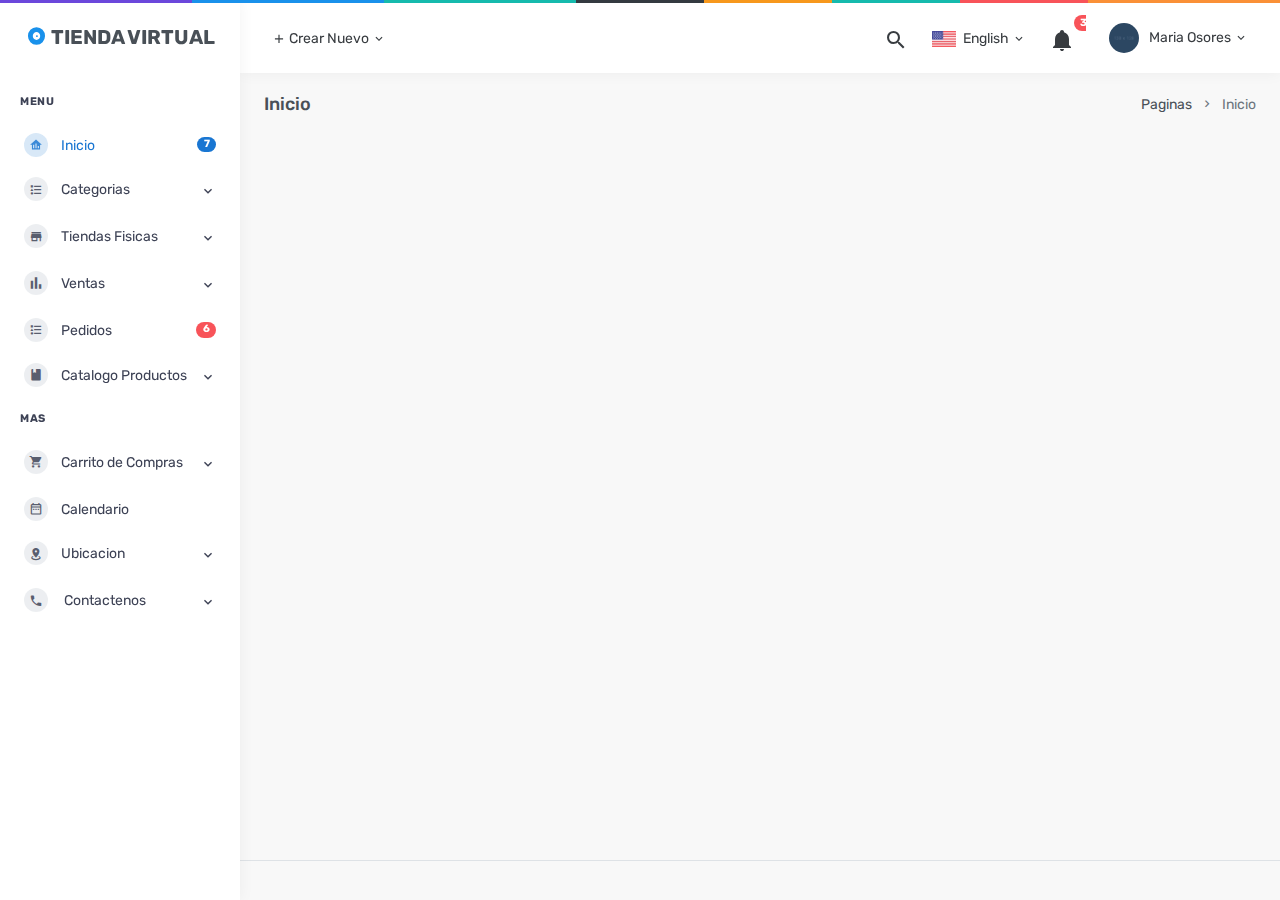
<file: index.html>
<!DOCTYPE html>
<html lang="en">

    <head>
        <meta charset="utf-8" />
        <title> Xeloro - Admin & Dashboard Template</title>
        <meta name="viewport" content="width=device-width, initial-scale=1, shrink-to-fit=no">
        <meta content="Premium Multipurpose Admin & Dashboard Template" name="description" />
        <meta content="MyraStudio" name="author" />
        <meta http-equiv="X-UA-Compatible" content="IE=edge" />

        <!-- App favicon -->
        <link rel="shortcut icon" href="plantilla/Admin/vertical/assets/images/favicon.ico">

        <!-- App css -->
        <link href="plantilla/Admin/vertical/assets/css/bootstrap.min.css" rel="stylesheet" type="text/css" />
        <link href="plantilla/Admin/vertical/assets/css/icons.min.css" rel="stylesheet" type="text/css" />
        <link href="plantilla/Admin/vertical/assets/css/theme.min.css" rel="stylesheet" type="text/css" />

    </head>

    <body>

        <!-- Begin page -->
        <div id="layout-wrapper">
            <div class="header-border"></div>
            <header id="page-topbar">
                <div class="navbar-header">

                    <div class="d-flex align-items-left">
                        <button type="button" class="btn btn-sm mr-2 d-lg-none px-3 font-size-16 header-item waves-effect"
                            id="vertical-menu-btn">
                            <i class="fa fa-fw fa-bars"></i>
                        </button>

                        <div class="dropdown d-none d-sm-inline-block">
                            <button type="button" class="btn header-item waves-effect"
                                data-toggle="dropdown" aria-haspopup="true" aria-expanded="false">
                                <i class="mdi mdi-plus"></i> Crear Nuevo
                                <i class="mdi mdi-chevron-down d-none d-sm-inline-block"></i>
                            </button>
                            <div class="dropdown-menu">

                                <!-- item-->
                                <a href="javascript:void(0);" class="dropdown-item notify-item">
                                    Application
                                </a>

                                <!-- item-->
                                <a href="javascript:void(0);" class="dropdown-item notify-item">
                                    Software
                                </a>

                                <!-- item-->
                                <a href="javascript:void(0);" class="dropdown-item notify-item">
                                    EMS System
                                </a>

                                <!-- item-->
                                <a href="javascript:void(0);" class="dropdown-item notify-item">
                                    CRM App
                                </a>
                            </div>
                        </div>
                    </div>

                    <div class="d-flex align-items-center">

                        <div class="dropdown d-none d-sm-inline-block ml-2">
                            <button type="button" class="btn header-item noti-icon waves-effect"
                                id="page-header-search-dropdown" data-toggle="dropdown" aria-haspopup="true"
                                aria-expanded="false">
                                <i class="mdi mdi-magnify"></i>
                            </button>
                            <div class="dropdown-menu dropdown-menu-lg dropdown-menu-right p-0"
                                aria-labelledby="page-header-search-dropdown">

                                <form class="p-3">
                                    <div class="form-group m-0">
                                        <div class="input-group">
                                            <input type="text" class="form-control" placeholder="Search ..."
                                                aria-label="Recipient's username">
                                            <div class="input-group-append">
                                                <button class="btn btn-primary" type="submit"><i
                                                        class="mdi mdi-magnify"></i></button>
                                            </div>
                                        </div>
                                    </div>
                                </form>
                            </div>
                        </div>

                        <div class="dropdown d-inline-block">
                            <button type="button" class="btn header-item waves-effect"
                                data-toggle="dropdown" aria-haspopup="true" aria-expanded="false">
                                <img class="" src="plantilla/Admin/vertical/assets/images/flags/us.jpg" alt="Header Language" height="16">
                                <span class="d-none d-sm-inline-block ml-1">English</span>
                                <i class="mdi mdi-chevron-down d-none d-sm-inline-block"></i>
                            </button>
                            <div class="dropdown-menu dropdown-menu-right">

                                <!-- item-->
                                <a href="javascript:void(0);" class="dropdown-item notify-item">
                                    <img src="plantilla/Admin/vertical/assets/images/flags/spain.jpg" alt="user-image" class="mr-1" height="12">
                                    <span class="align-middle">Spanish</span>
                                </a>

                                <!-- item-->
                                <a href="javascript:void(0);" class="dropdown-item notify-item">
                                    <img src="plantilla/Admin/vertical/assets/images/flags/germany.jpg" alt="user-image" class="mr-1" height="12">
                                    <span class="align-middle">German</span>
                                </a>

                                <!-- item-->
                                <a href="javascript:void(0);" class="dropdown-item notify-item">
                                    <img src="plantilla/Admin/vertical/assets/images/flags/italy.jpg" alt="user-image" class="mr-1" height="12">
                                    <span class="align-middle">Italian</span>
                                </a>

                                <!-- item-->
                                <a href="javascript:void(0);" class="dropdown-item notify-item">
                                    <img src="plantilla/Admin/vertical/assets/images/flags/russia.jpg" alt="user-image" class="mr-1" height="12">
                                    <span class="align-middle">Russian</span>
                                </a>
                            </div>
                        </div>

                        <div class="dropdown d-inline-block">
                            <button type="button" class="btn header-item noti-icon waves-effect"
                                id="page-header-notifications-dropdown" data-toggle="dropdown" aria-haspopup="true"
                                aria-expanded="false">
                                <i class="mdi mdi-bell"></i>
                                <span class="badge badge-danger badge-pill">3</span>
                            </button>
                            <div class="dropdown-menu dropdown-menu-lg dropdown-menu-right p-0"
                                aria-labelledby="page-header-notifications-dropdown">
                                <div class="p-3">
                                    <div class="row align-items-center">
                                        <div class="col">
                                            <h6 class="m-0"> Notifications </h6>
                                        </div>
                                        <div class="col-auto">
                                            <a href="#!" class="small"> View All</a>
                                        </div>
                                    </div>
                                </div>
                                <div data-simplebar style="max-height: 230px;">
                                    <a href="" class="text-reset notification-item">
                                        <div class="media">
                                            <img src="plantilla/Admin/vertical/assets/images/users/avatar-2.jpg"
                                                class="mr-3 rounded-circle avatar-xs" alt="user-pic">
                                            <div class="media-body">
                                                <h6 class="mt-0 mb-1">Samuel Coverdale</h6>
                                                <p class="font-size-12 mb-1">You have new follower on Instagram</p>
                                                <p class="font-size-12 mb-0 text-muted"><i
                                                        class="mdi mdi-clock-outline"></i> 2 min ago</p>
                                            </div>
                                        </div>
                                    </a>
                                    <a href="" class="text-reset notification-item">
                                        <div class="media">
                                            <div class="avatar-xs mr-3">
                                                <span class="avatar-title bg-success rounded-circle">
                                                    <i class="mdi mdi-cloud-download-outline"></i>
                                                </span>
                                            </div>
                                            <div class="media-body">
                                                <h6 class="mt-0 mb-1">Download Available !</h6>
                                                <p class="font-size-12 mb-1">Latest version of admin is now available.
                                                    Please download here.</p>
                                                <p class="font-size-12 mb-0 text-muted"><i
                                                        class="mdi mdi-clock-outline"></i> 4 hours ago</p>
                                            </div>
                                        </div>
                                    </a>
                                    <a href="" class="text-reset notification-item">
                                        <div class="media">
                                            <img src="plantilla/Admin/vertical/assets/images/users/avatar-3.jpg"
                                                class="mr-3 rounded-circle avatar-xs" alt="user-pic">
                                            <div class="media-body">
                                                <h6 class="mt-0 mb-1">Victoria Mendis</h6>
                                                <p class="font-size-12 mb-1">Just upgraded to premium account.</p>
                                                <p class="font-size-12 mb-0 text-muted"><i
                                                        class="mdi mdi-clock-outline"></i> 1 day ago</p>
                                            </div>
                                        </div>
                                    </a>
                                </div>
                                <div class="p-2 border-top">
                                    <a class="btn btn-sm btn-light btn-block text-center" href="javascript:void(0)">
                                        <i class="mdi mdi-arrow-down-circle mr-1"></i> Load More..
                                    </a>
                                </div>
                            </div>
                        </div>

                        <div class="dropdown d-inline-block ml-2">
                            <button type="button" class="btn header-item waves-effect"
                                data-toggle="dropdown" aria-haspopup="true" aria-expanded="false">
                                <img class="rounded-circle header-profile-user" src="plantilla/Admin/vertical/assets/images/users/avatar-2.jpg"
                                    alt="Header Avatar">
                                <span class="d-none d-sm-inline-block ml-1">Maria Osores</span>
                                <i class="mdi mdi-chevron-down d-none d-sm-inline-block"></i>
                            </button>
                            <div class="dropdown-menu dropdown-menu-right">
                                <a class="dropdown-item d-flex align-items-center justify-content-between"
                                    href="javascript:void(0)">
                                    <span>Bandeja de Entrada</span>
                                    <span>
                                        <span class="badge badge-pill badge-info">3</span>
                                    </span>
                                </a>
                                <a class="dropdown-item d-flex align-items-center justify-content-between"
                                    href="javascript:void(0)">
                                    <span>Perfil</span>
                                    <span>
                                        <span class="badge badge-pill badge-warning">1</span>
                                    </span>
                                </a>
                                <a class="dropdown-item d-flex align-items-center justify-content-between"
                                    href="javascript:void(0)">
                                    Ajustes
                                </a>
                                <a class="dropdown-item d-flex align-items-center justify-content-between"
                                    href="javascript:void(0)">
                                    <span>Bloquear Cuenta</span>
                                </a>
                                <a class="dropdown-item d-flex align-items-center justify-content-between"
                                    href="javascript:void(0)">
                                    <span>Cerrar Sesion </span>
                                </a>
                            </div>
                        </div>

                    </div>
                </div>
            </header>

            <!-- ========== Left Sidebar Start ========== -->
            <div class="vertical-menu">

                <div data-simplebar class="h-100">

                    <div class="navbar-brand-box">
                        <a href="index.html" class="logo">
                            <i class="mdi mdi-album"></i>
                            <span>
                                TIENDA VIRTUAL
                            </span>
                        </a>
                    </div>

                    <!--- Sidemenu -->
                    <div id="sidebar-menu">
                        <!-- Left Menu Start -->
                        <ul class="metismenu list-unstyled" id="side-menu">
                            <li class="menu-title">Menu</li>

                            <li>
                                <a href="index.html" class="waves-effect"><i class="mdi mdi-home-analytics"></i><span
                                        class="badge badge-pill badge-primary float-right">7</span><span>Inicio</span></a>
                            </li>

                            <li>
                                <a href="javascript: void(0);" class="has-arrow waves-effect"><i
                                        class="mdi mdi-format-list-bulleted-type"></i><span>Categorias</span></a>
                                <ul class="sub-menu" aria-expanded="false">
                                    <li><a href="ui-buttons.html">Tecnologia</a></li>
                                    <li><a href="ui-cards.html">Electrodomesticos</a></li>
                                    <li><a href="ui-carousel.html">Hogar y Muebles</a>
                                    <li><a href="ui-embeds.html">Deportes y Fitness</a>
                                    <li><a href="ui-general.html">Belleza y Cuidado Personal</a></li>
                                    <li><a href="ui-grid.html">Herramientas</a></li>
                                    <li><a href="ui-media-objects.html">Construccion</a></li>
                                    <li><a href="ui-modals.html">Juegos y Juguetes</a></li>
                                    <li><a href="ui-progressbars.html"> bebes</a></li>
                                    <li><a href="ui-tabs.html">Moda</a></li>
                                    <li><a href="ui-typography.html">Salud y Equipamiento medico</a></li>
                                    <li><a href="ui-toasts.html">Vehiculos</a></li>
                                    <li><a href="ui-tooltips-popovers.html"> Inmuebles</a></li>
                                    
                                   
                                </ul>
                            </li>

                            <li>
                                <a href="javascript: void(0);" class="has-arrow waves-effect"><i
                                        class="mdi mdi-store"></i><span>Tiendas Fisicas</span></a>
                                <ul class="sub-menu" aria-expanded="false">
                                    <li><a href="tables-basic.html">Tienda en Huanta</a></li>
                                    <li><a href="tables-datatables.html">Tienda en Huancayo</a></li>
                                </ul>
                            </li>

                            <li>
                                <a href="javascript: void(0);" class="has-arrow waves-effect"><i
                                        class="mdi mdi-poll"></i><span>Ventas</span></a>
                                <ul class="sub-menu" aria-expanded="false">
                                    <li><a href="charts-morris.html">Enero</a></li>
                                    <li><a href="charts-google.html">Febrero</a></li>
                                    <li><a href="charts-chartjs.html">Marzo</a></li>
                                    <li><a href="charts-sparkline.html">Abril</a></li>
                                    <li><a href="charts-knob.html">Mayo</a></li>
                                    <li><a href="charts-knob.html">Junio</a></li>
                                    <li><a href="charts-knob.html">Julio</a></li>
                                    <li><a href="charts-knob.html">Agosto</a></li>
                                    <li><a href="charts-knob.html">Setiembre</a></li>
                                    <li><a href="charts-knob.html">Octubre</a></li>
                                    <li><a href="charts-knob.html">Noviembre</a></li>
                                    <li><a href="charts-knob.html">Diciembre</a></li>
                                </ul>
                            </li>

                            <li>
                                <a href="javascript: void(0);" class="waves-effect"><i
                                        class="mdi mdi-format-list-bulleted-type"></i><span
                                        class="badge badge-pill badge-danger float-right">6</span><span>Pedidos</span></a>
                                <ul class="sub-menu" aria-expanded="false">
                                    <li><a href="forms-elements.html">Perfume</a></li>
                                    <li><a href="forms-plugins.html">Maquillaje</a></li>
                                    <li><a href="forms-validation.html">Pizza</a></li>
                                    <li><a href="forms-mask.html">Calzado</a></li>
                                    <li><a href="forms-quilljs.html">Laptop</a></li>
                                    <li><a href="forms-uploads.html">Juguetes</a></li>
                                </ul>
                            </li>

                            <li>
                                <a href="javascript: void(0);" class="has-arrow waves-effect"><i
                                        class="mdi mdi-book"></i><span>Catalogo Productos</span></a>
                                <ul class="sub-menu" aria-expanded="false">
                                    <li><a href="icons-materialdesign.html">Bata</a></li>
                                    <li><a href="icons-fontawesome.html">Cyzone</a></li>
                                    <li><a href="icons-dripicons.html">Avon</a></li>
                                    <li><a href="icons-feather.html">Melamine</a></li>
                                </ul>
                            </li>

                            <li class="menu-title">MAS</li>

                            <li>
                                <a href="javascript: void(0);" class="has-arrow waves-effect"><i
                                        class="mdi mdi-cart"></i><span>Carrito de Compras</span></a>
                                <ul class="sub-menu" aria-expanded="false">
                                    <li><a href="pages-invoice.html">Camiseta Peru 90$ +</a></li>
                                    <li><a href="pages-starter.html">Baby Doll 20$ + </a></li>
                                    <li><a href="pages-maintenance.html">laptop 300$ +</a></li>
                                    <li><a href="pages-faqs.html">Perfume Dancyng 90$ +</a></li>
                                    <li><a href="pages-pricing.html">Jeans Rasgado 50$ +</a></li>
                                    <li><a href="pages-login.html">Vestido de Gala 500$ +</a></li>
                                   
                                </ul>
                            </li>

                            <li><a href="calendar.html" class=" waves-effect"><i
                                        class="mdi mdi-calendar-range-outline"></i><span>Calendario</span></a></li>

                            <li>
                                <a href="javascript: void(0);" class="has-arrow waves-effect"><i
                                        class="mdi mdi-map-marker-radius"></i><span>Ubicacion</span></a>
                                <ul class="sub-menu" aria-expanded="false">
                                    <li><a href="maps-google.html">Jr.Razuillca primera cuadra</a></li>
                                    <li><a href="maps-vector.html">Jr.Tarapaca</a></li>
                                </ul>
                            </li>

                            <li>
                                <a href="javascript: void(0);" class="has-arrow waves-effect"><i
                                        class="mdi mdi-phone"></i><span> Contactenos</span></a>
                                <ul class="sub-menu" aria-expanded="true">
                                    <li><a href="javascript: void(0);">987 654 321</a></li>
                                    <li><a href="javascript: void(0);" class="has-arrow">Redes Sociales</a>
                                        <ul class="sub-menu" aria-expanded="true">
                                            <li><a href="javascript: void(0);">Facebook</a></li>
                                            <li><a href="javascript: void(0);">twiter</a></li>
                                            <li><a href="javascript: void(0);">Tik Tok</a></li>
                                        </ul>
                                    </li>
                                </ul>
                            </li>

                        </ul>
                    </div>
                    <!-- Sidebar -->
                </div>
            </div>
            <!-- Left Sidebar End -->

            <!-- ============================================================== -->
            <!-- Start right Content here -->
            <!-- ============================================================== -->
            <div class="main-content">

                <div class="page-content">
                    <div class="container-fluid">

                        <!-- start page title -->
                        <div class="row">
                            <div class="col-12">
                                <div class="page-title-box d-flex align-items-center justify-content-between">
                                    <h4 class="mb-0 font-size-18">Inicio</h4>

                                    <div class="page-title-right">
                                        <ol class="breadcrumb m-0">
                                            <li class="breadcrumb-item"><a href="javascript: void(0);">Paginas</a></li>
                                            <li class="breadcrumb-item active">Inicio</li>
                                        </ol>
                                    </div>

                                </div>
                            </div>
                        </div>
                        <!-- end page title -->

                    </div> <!-- container-fluid -->
                </div>
                <!-- End Page-content -->

                <footer class="footer">
                    <div class="container-fluid">
                        <div class="row">
                            <div class="col-sm-6">
                                
                            </div>
                            <div class="col-sm-6">
                                <div class="text-sm-right d-none d-sm-block">
                                    
                                </div>
                            </div>
                        </div>
                    </div>
                </footer>

            </div>
            <!-- end main content-->

        </div>
        <!-- END layout-wrapper -->

        <!-- Overlay-->
        <div class="menu-overlay"></div>


        <!-- jQuery  -->
        <script src="plantilla/Admin/vertical/assets/js/jquery.min.js"></script>
        <script src="plantilla/Admin/vertical/assets/js/bootstrap.bundle.min.js"></script>
        <script src="plantilla/Admin/vertical/assets/js/metismenu.min.js"></script>
        <script src="plantilla/Admin/vertical/assets/js/waves.js"></script>
        <script src="plantilla/Admin/vertical/assets/js/simplebar.min.js"></script>

        <!-- App js -->
        <script src="plantilla/Admin/vertical/assets/js/theme.js"></script>

    </body>

</html>
</file>
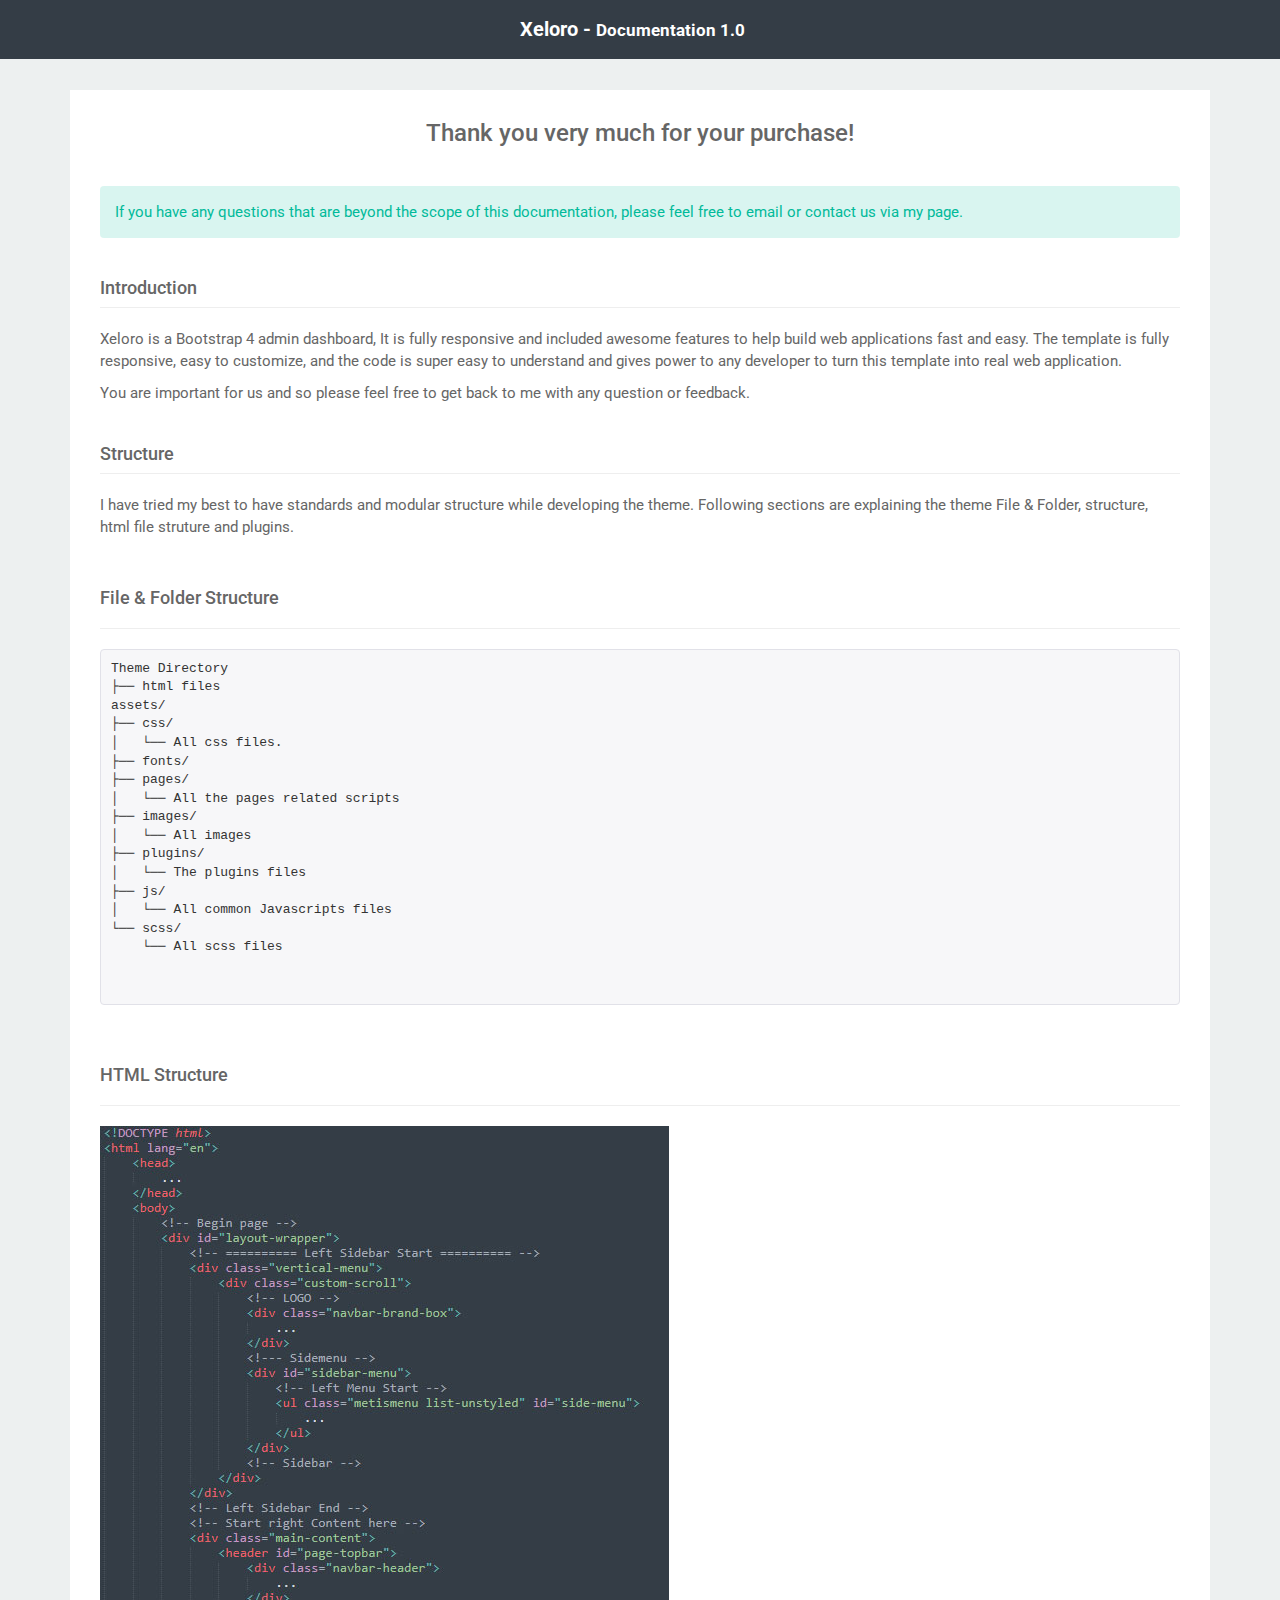
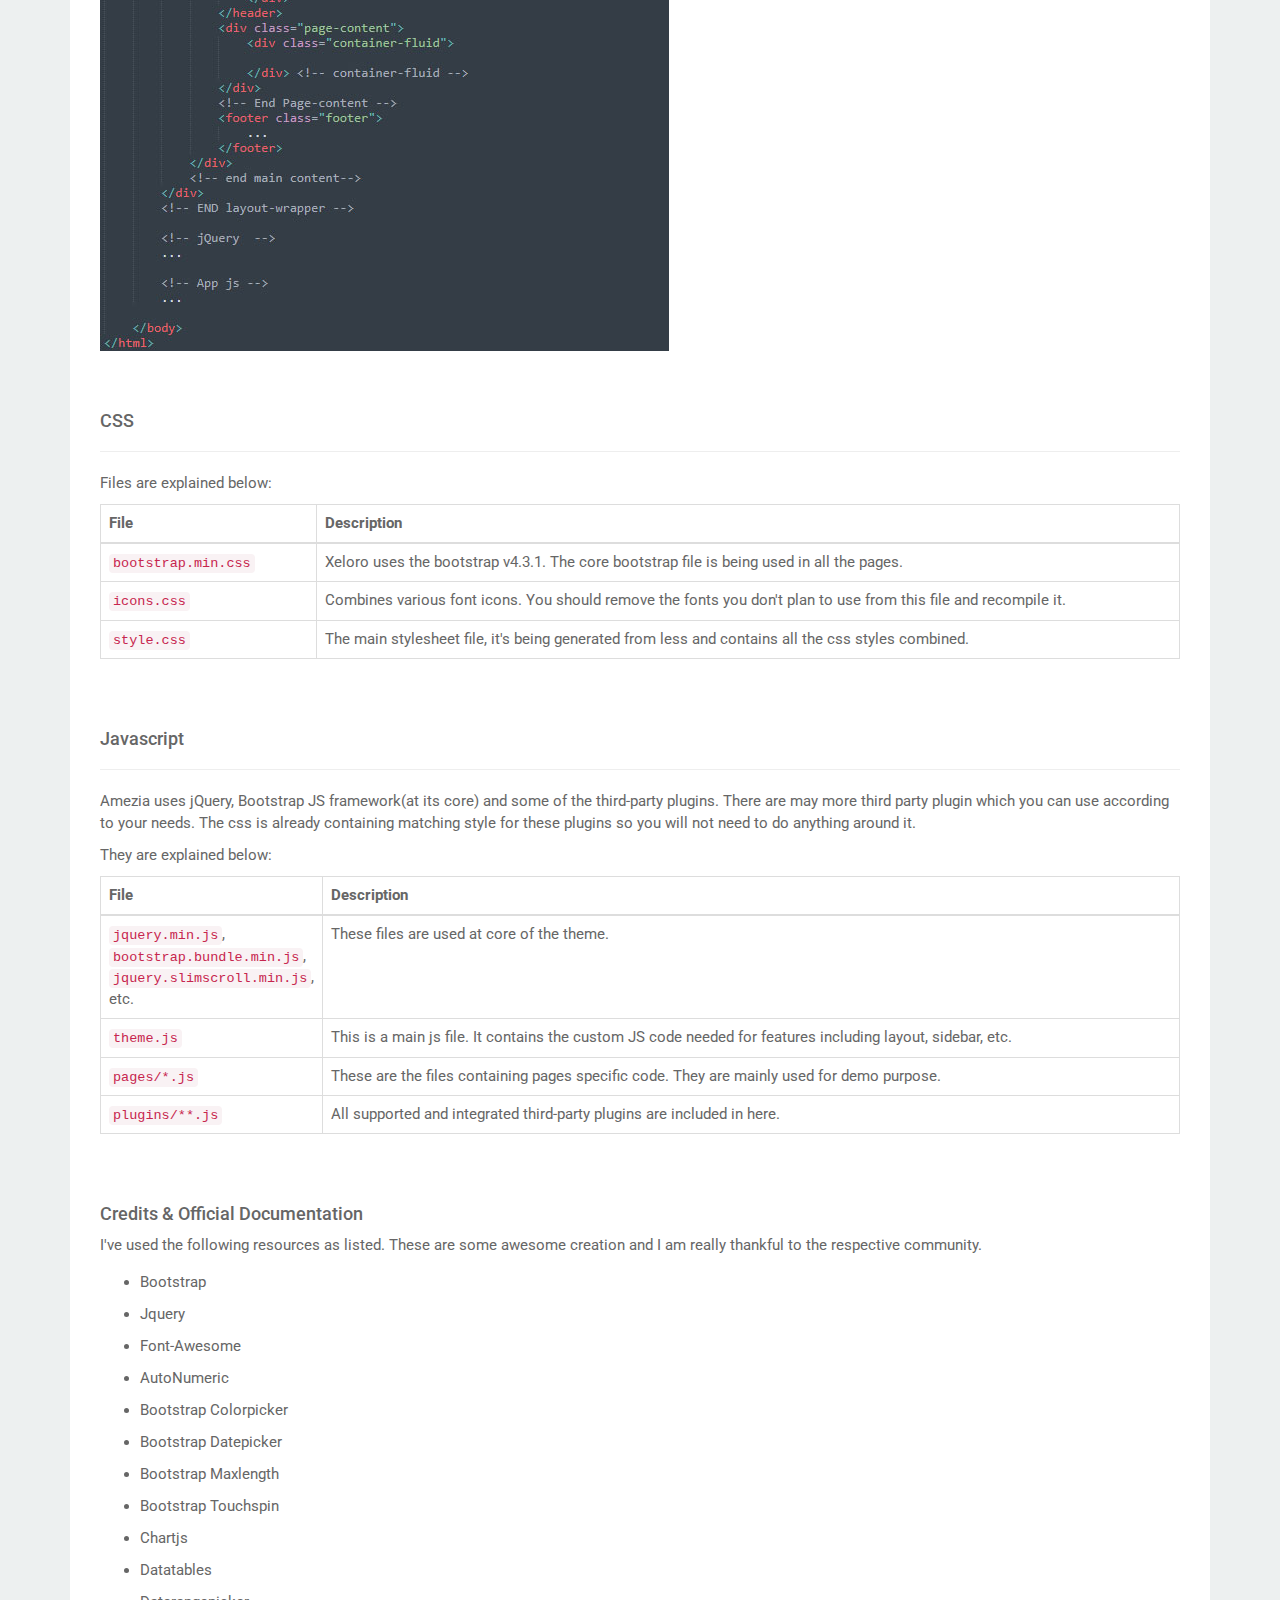
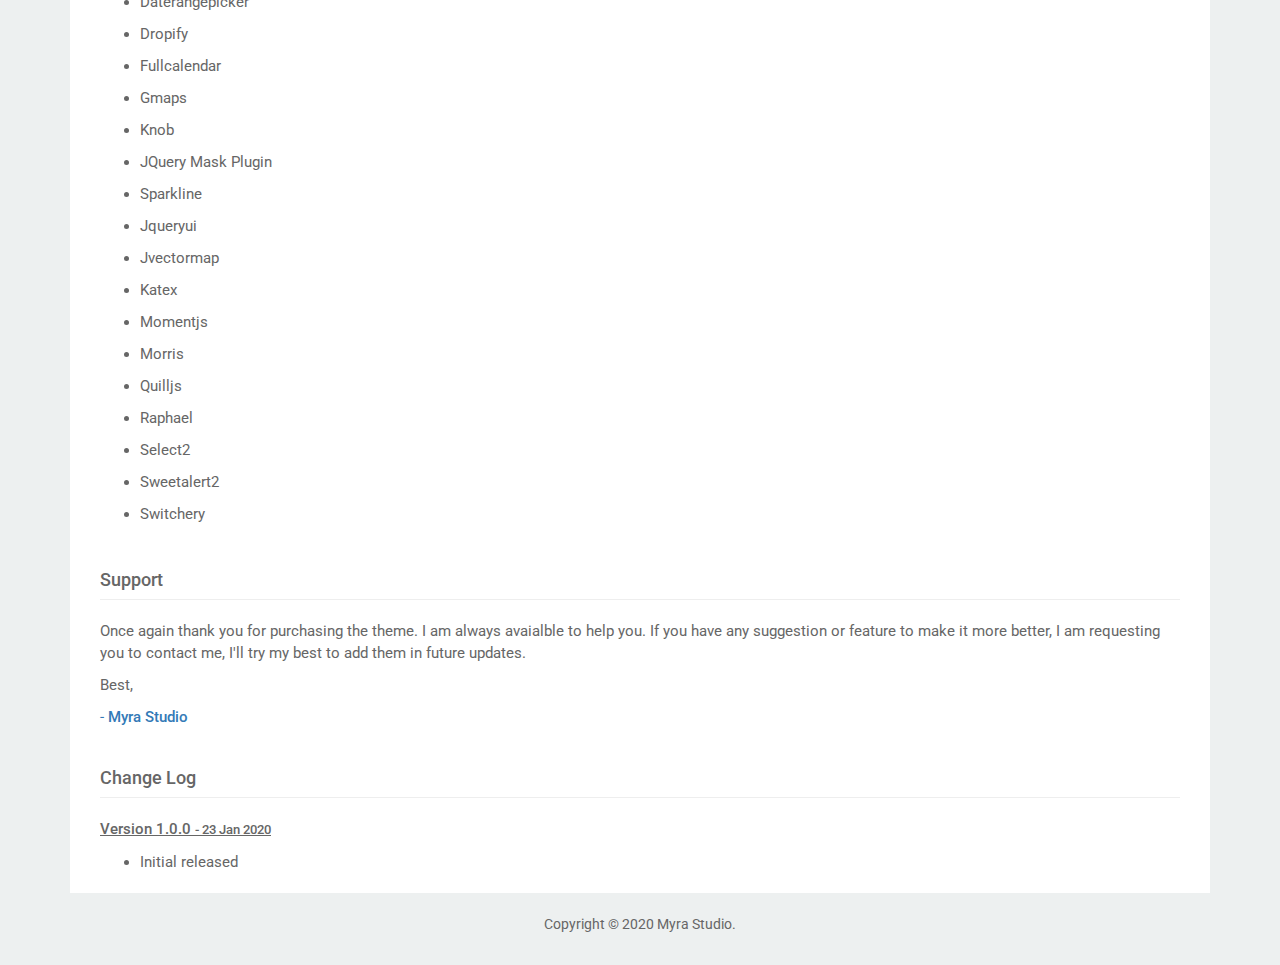
<file: plantilla/Documentation/index.html>
<!DOCTYPE html>
<html lang="en">

<head>
	<meta charset="utf-8" />
    <title> Xeloro - Admin & Dashboard Template</title>
    <meta name="viewport" content="width=device-width, initial-scale=1, shrink-to-fit=no">
    <meta content="Premium Multipurpose Admin & Dashboard Template" name="description" />
    <meta content="MyraStudio" name="author" />
    <meta http-equiv="X-UA-Compatible" content="IE=edge" />

    <link rel="shortcut icon" href="favicon.ico">

	<!-- Google-Fonts -->
	<link href="https://fonts.googleapis.com/css?family=Roboto:400,500,700" rel="stylesheet">

	<!-- Bootstrap Core CSS -->
	<link href="css/bootstrap.min.css" rel="stylesheet">

	<link rel="stylesheet" type="text/css" href="css/prettify.css" />

	<!-- Custom CSS -->
	<link href="css/styles.css" rel="stylesheet">

</head>

<body>

	<nav class="navbar navbar-default navbar-fixed-top">
  <div class="container">
    <!-- Brand and toggle get grouped for better mobile display -->
    <div class="navbar-header">
     
      <a class="navbar-brand" href="#">Xeloro - <small>Documentation 1.0</small></a>
    </div>

    <!-- Collect the nav links, forms, and other content for toggling -->
    <div class="collapse navbar-collapse" id="bs-example-navbar-collapse-1">
      
    </div><!-- /.navbar-collapse -->
  </div><!-- /.container-fluid -->
</nav>


	<div id="wrapper">

		<!-- Page Content -->
		<div id="page-content-wrapper">
			<div class="container">
				<div class="row">
					<div class="col-lg-12">
						<div class="right-bar">

							<div id="intro" class="com-container">

								<div id="structure" class="com-container">
									<h3 class="text-center">Thank you very much for your purchase!</h3>
									<div class="p-t-20">
											<div class="alert alert-success alert-dismissable">
												<p>If you have any questions that are beyond the scope of this documentation, please feel free to email or contact us via my page.</p>
											</div>
									</div>
								</div>

								<h4 class="page-header">Introduction</h4>

								<p>Xeloro is a Bootstrap 4 admin dashboard, It is fully responsive and included awesome features to help build web applications fast and easy. The template is fully responsive, easy to customize, and the code is super easy to understand and gives power to any developer to turn this template into real web application.
								</p>
								<p>
									You are important for us and so please feel free to get back to me with any question or feedback.
								</p>
								



									<div id="structure" class="com-container">
										<h4 class="page-header">Structure</h4>
										<p>I have tried my best to have standards and modular structure while developing the theme. Following sections are explaining the theme File &amp; Folder, structure, html file struture and plugins.</p>

										<div class="row p-t-20">
											<div class="col-sm-12">
												<h4>File &amp; Folder Structure</h4>
												<hr/>

												<pre class="prettyprint">
Theme Directory
├── html files
assets/
├── css/
│   └── All css files.
├── fonts/
├── pages/
│   └── All the pages related scripts
├── images/
│   └── All images
├── plugins/
│   └── The plugins files
├── js/
│   └── All common Javascripts files 
└── scss/
    └── All scss files


</pre>
										

											<div class="row">
												<div class="col-sm-12 p-t-30">
													<h4 class="title-main">HTML Structure</h4>
													<hr/>
													<p>
														<img src="html.jpg" alt="" class="img-responsive">
													</p>
												</div>
											</div>

											<div class="row">
												<div class="col-sm-12 p-t-30">
												<h4 class="title-main">CSS</h4>
												<hr/>
												
                                                <p>Files are explained below: </p>

                                                <table class="table table-bordered m-0">
													<thead>
														<tr>
															<th style="width: 20%;"><i class="ti-file"></i> File</th>
															<th>Description</th>
														</tr>
													</thead>
													<tbody>
														<tr>
															<td>
                                                                <code>bootstrap.min.css</code>
                                                            </td>
                                                            <td>
                                                                Xeloro uses the bootstrap v4.3.1. The core bootstrap file is being used in all the pages.
                                                            </td>
														</tr>

                                                         <tr>
															<td>
                                                                <code>icons.css</code>
                                                            </td>
                                                            <td>
                                                                Combines various font icons. You should remove the fonts you don't plan to use from this file and recompile it.
                                                            </td>
														</tr>
														<tr>
															<td>
                                                                <code>style.css</code>
                                                            </td>
                                                            <td>
                                                                The main stylesheet file, it's being generated from less and contains all the css styles combined.
                                                            </td>
														</tr>
                                                    </tbody>
                                                </table>

                                               
											</div>
											</div>
										</div>

										<div class="col-sm-12 p-t-30">
											<h4 class="title-main">Javascript</h4>
											<hr/>
											<p class="m-t-20">
                                                Amezia uses jQuery, Bootstrap JS framework(at its core) and some of the third-party plugins. There are may more third party plugin which you can use according to your needs. The css is already containing matching style for these plugins so you will not need to do anything around it.
                                            </p>

                                            <p>They are explained below: </p>

                                            <table class="table table-bordered m-0">
												<thead>
													<tr>
														<th style="width: 20%;"><i class="ti-file"></i> File</th>
														<th>Description</th>
													</tr>
												</thead>
												<tbody>
													<tr>
														<td>
                                                            <code>jquery.min.js</code>, <code>bootstrap.bundle.min.js</code>,
                                                            <code>jquery.slimscroll.min.js</code>, etc.
                                                            <!-- TODO -->
                                                        </td>
                                                        <td>
                                                            These files are used at core of the theme.
                                                        </td>
													</tr>
                                                    <tr>
														<td>
                                                            <code>theme.js</code>
                                                        </td>
                                                        <td>
                                                            This is a main js file. It contains the custom JS code needed for features including
                                                            layout, sidebar, etc.
                                                        </td>
													</tr>

                                                    <tr>
														<td>
                                                            <code>pages/*.js</code>
                                                        </td>
                                                        <td>
                                                            These are the files containing pages specific code. They are mainly used for demo purpose.
                                                        </td>
													</tr>

                                                    <tr>
														<td>
                                                            <code>plugins/**.js</code>
                                                        </td>
                                                        <td>
                                                            All supported and integrated third-party plugins are included in here.
                                                        </td>
													</tr>
                                                </tbody>
                                            </table>
										</div>
									</div>


										<div id="credits" class="com-container">
											<h4 class="title-main">Credits &amp; Official Documentation</h4>
											<p>I've used the following resources as listed. These are some awesome creation and I am really thankful to the respective community.</p>

											<ul class="credit-list">
								                <li><a href="http://getbootstrap.com/">Bootstrap</a></li>
								                <li><a href="https://jquery.com/">Jquery</a></li>
								                <li><a href="http://fortawesome.github.io/Font-Awesome/">Font-Awesome</a></li>
								                <li><a href="https://github.com/autoNumeric/autoNumeric">AutoNumeric</a></li>
								                <li><a href="https://farbelous.io/bootstrap-colorpicker/">Bootstrap Colorpicker</a></li>
								                <li><a href="https://github.com/uxsolutions/bootstrap-datepicker">Bootstrap Datepicker</a></li>
								                <li><a href="https://github.com/mimo84/bootstrap-maxlength">Bootstrap Maxlength</a></li>
								                <li><a href="http://www.virtuosoft.eu/code/bootstrap-touchspin/">Bootstrap Touchspin</a></li>
								                <li><a href="https://www.chartjs.org/">Chartjs</a></li>
								                <li><a href="https://datatables.net/">Datatables</a></li>
								                <li><a href="http://www.daterangepicker.com/">Daterangepicker</a></li>
								                <li><a href="http://jeremyfagis.github.io/dropify/">Dropify</a></li>
								                <li><a href="https://fullcalendar.io/">Fullcalendar</a></li>
								                <li><a href="https://github.com/hpneo/gmaps">Gmaps</a></li>
								                <li><a href="http://anthonyterrien.com/demo/knob/">Knob</a></li>
								                <li><a href="https://github.com/igorescobar/jQuery-Mask-Plugin">JQuery Mask Plugin</a></li>
								                <li><a href="https://omnipotent.net/jquery.sparkline/#s-about">Sparkline</a></li>
								                <li><a href="https://jqueryui.com/">Jqueryui</a></li>
								                <li><a href="http://jvectormap.com/">Jvectormap</a></li>
								                <li><a href="https://katex.org/">Katex</a></li>
								                <li><a href="https://momentjs.com/">Momentjs</a></li>
								                <li><a href="https://morrisjs.github.io/morris.js/">Morris</a></li>
								                <li><a href="https://quilljs.com/">Quilljs</a></li>
								                <li><a href="https://dmitrybaranovskiy.github.io/raphael/">Raphael</a></li>
								                <li><a href="https://select2.org/">Select2</a></li>
								                <li><a href="https://sweetalert2.github.io/">Sweetalert2</a></li>
								                <li><a href="https://abpetkov.github.io/switchery/">Switchery</a></li>
								            </ul>
										</div>

										<div id="support" class="com-container">
											<h4 class="page-header">Support</h4>
											<p class="m-t-20">
                                                Once again thank you for purchasing the theme. I am always avaialble to help you. If you have any suggestion or feature to make it more better, I am requesting you to contact me, I'll try my best to add them in future updates.
                                            </p>

                                                <p>
                                                    Best,
                                                </p>
                                                <p class="text-primary">
                                                    - <strong>Myra Studio</strong>
                                                </p>
										</div>

										<div id="changelog" class="com-container">
											<h4 class="page-header">Change Log</h4>

											
											<p style="text-decoration: underline; font-weight: 900;"><strong>Version 1.0.0 <small>- 23 Jan 2020</small></strong></p>
											
											<ul>
												<li>
													Initial released
												</li>
											</ul>
										</div>

									</div>
								</div>
							</div>
						</div>
					</div>
					<!-- /#page-content-wrapper -->

					<div class="text-center">
						<p class="copy">Copyright © 2020 Myra Studio.</p>
					</div>
				</div>
				<!-- /#wrapper -->

				<!-- jQuery -->
				<script src="js/jquery.js"></script>

				<!-- Bootstrap Core JavaScript -->
				<script src="js/bootstrap.min.js"></script>

				<script src="js/jquery.easing.min.js"></script>

				<script type="text/javascript" src="js/prettify.js"></script>

	</body>

</html>
</file>
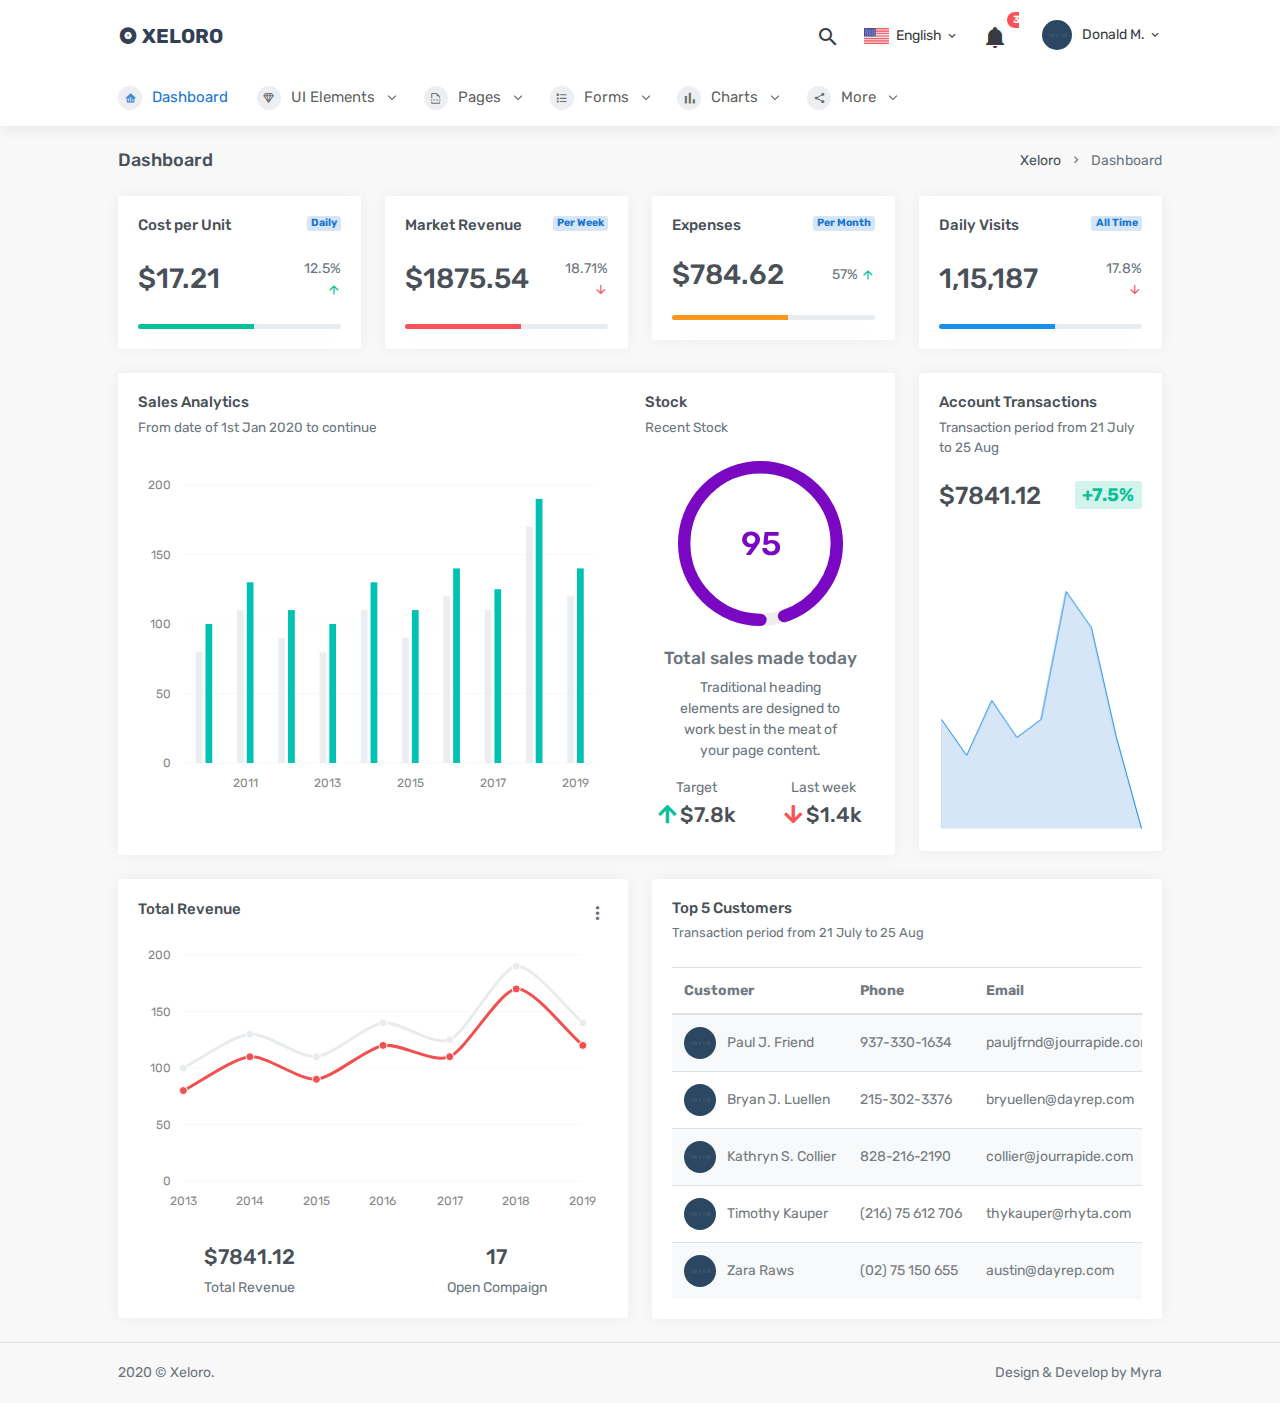
<file: plantilla/Admin/horizontal/index.html>
<!DOCTYPE html>
<html lang="en">

    <head>
        <meta charset="utf-8" />
        <title>Xeloro - Admin & Dashboard Template</title>
        <meta name="viewport" content="width=device-width, initial-scale=1, shrink-to-fit=no">
        <meta content="Premium Multipurpose Admin & Dashboard Template" name="description" />
        <meta content="MyraStudio" name="author" />
        <meta http-equiv="X-UA-Compatible" content="IE=edge" />

        <!-- App favicon -->
        <link rel="shortcut icon" href="assets/images/favicon.ico">

        <!-- App css -->
        <link href="assets/css/bootstrap.min.css" rel="stylesheet" type="text/css" />
        <link href="assets/css/icons.min.css" rel="stylesheet" type="text/css" />
        <link href="assets/css/theme.min.css" rel="stylesheet" type="text/css" />

    </head>

    <body>

        <!-- Begin page -->
        <div id="layout-wrapper">

            <div class="main-content">

                <header id="page-topbar">
                    <div class="navbar-header">
                        <!-- LOGO -->
                        <div class="navbar-brand-box d-flex align-items-left">
                            <a href="index.html" class="logo">
                                <i class="mdi mdi-album"></i>
                                <span>
                                    Xeloro
                                </span>
                            </a>

                            <button type="button" class="btn btn-sm mr-2 font-size-16 d-lg-none header-item waves-effect waves-light" data-toggle="collapse" data-target="#topnav-menu-content">
                                <i class="fa fa-fw fa-bars"></i>
                            </button>
                        </div>
        
                        <div class="d-flex align-items-center">
        
                            <div class="dropdown d-inline-block ml-2">
                                <button type="button" class="btn header-item noti-icon waves-effect waves-light" id="page-header-search-dropdown"
                                    data-toggle="dropdown" aria-haspopup="true" aria-expanded="false">
                                    <i class="mdi mdi-magnify"></i>
                                </button>
                                <div class="dropdown-menu dropdown-menu-lg dropdown-menu-right p-0"
                                    aria-labelledby="page-header-search-dropdown">
                                    
                                    <form class="p-3">
                                        <div class="form-group m-0">
                                            <div class="input-group">
                                                <input type="text" class="form-control" placeholder="Search ..." aria-label="Recipient's username">
                                                <div class="input-group-append">
                                                    <button class="btn btn-primary" type="submit"><i class="mdi mdi-magnify"></i></button>
                                                </div>
                                            </div>
                                        </div>
                                    </form>
                                </div>
                            </div>
        
                            <div class="dropdown d-inline-block">
                                <button type="button" class="btn header-item waves-effect waves-light"
                                    data-toggle="dropdown" aria-haspopup="true" aria-expanded="false">
                                    <img class="" src="assets/images/flags/us.jpg" alt="Header Language" height="16">
                                    <span class="d-none d-sm-inline-block ml-1">English</span>
                                    <i class="mdi mdi-chevron-down d-none d-sm-inline-block"></i>
                                </button>
                                <div class="dropdown-menu dropdown-menu-right">
                                    
                                    <!-- item-->
                                    <a href="javascript:void(0);" class="dropdown-item notify-item">
                                        <img src="assets/images/flags/spain.jpg" alt="user-image" class="mr-1" height="12"> <span class="align-middle">Spanish</span>
                                    </a>
        
                                    <!-- item-->
                                    <a href="javascript:void(0);" class="dropdown-item notify-item">
                                        <img src="assets/images/flags/germany.jpg" alt="user-image" class="mr-1" height="12"> <span class="align-middle">German</span>
                                    </a>
        
                                    <!-- item-->
                                    <a href="javascript:void(0);" class="dropdown-item notify-item">
                                        <img src="assets/images/flags/italy.jpg" alt="user-image" class="mr-1" height="12"> <span class="align-middle">Italian</span>
                                    </a>
        
                                    <!-- item-->
                                    <a href="javascript:void(0);" class="dropdown-item notify-item">
                                        <img src="assets/images/flags/russia.jpg" alt="user-image" class="mr-1" height="12"> <span class="align-middle">Russian</span>
                                    </a>
                                </div>
                            </div>
        
                            <div class="dropdown d-inline-block">
                                <button type="button" class="btn header-item noti-icon waves-effect waves-light" id="page-header-notifications-dropdown"
                                    data-toggle="dropdown" aria-haspopup="true" aria-expanded="false">
                                    <i class="mdi mdi-bell"></i>
                                    <span class="badge badge-danger badge-pill">3</span>
                                </button>
                                <div class="dropdown-menu dropdown-menu-lg dropdown-menu-right p-0"
                                    aria-labelledby="page-header-notifications-dropdown">
                                    <div class="p-3">
                                        <div class="row align-items-center">
                                            <div class="col">
                                                <h6 class="m-0"> Notifications </h6>
                                            </div>
                                            <div class="col-auto">
                                                <a href="#!" class="small"> View All</a>
                                            </div>
                                        </div>
                                    </div>
                                    <div data-simplebar style="max-height: 230px;">
                                        <a href="" class="text-reset notification-item">
                                            <div class="media">
                                                <img src="assets/images/users/avatar-2.jpg"
                                                    class="mr-3 rounded-circle avatar-xs" alt="user-pic">
                                                <div class="media-body">
                                                    <h6 class="mt-0 mb-1">Samuel Coverdale</h6>
                                                    <p class="font-size-12 mb-1">You have new follower on Instagram</p>
                                                    <p class="font-size-12 mb-0 text-muted"><i class="mdi mdi-clock-outline"></i> 2 min ago</p>
                                                </div>
                                            </div>
                                        </a>
                                        <a href="" class="text-reset notification-item">
                                            <div class="media">
                                                <div class="avatar-xs mr-3">
                                                    <span class="avatar-title bg-success rounded-circle">
                                                        <i class="mdi mdi-cloud-download-outline"></i>
                                                    </span>
                                                </div>
                                                <div class="media-body">
                                                    <h6 class="mt-0 mb-1">Download Available !</h6>
                                                    <p class="font-size-12 mb-1">Latest version of admin is now available. Please download here.</p>
                                                    <p class="font-size-12 mb-0 text-muted"><i class="mdi mdi-clock-outline"></i> 4 hours ago</p>
                                                </div>
                                            </div>
                                        </a>
                                        <a href="" class="text-reset notification-item">
                                            <div class="media">
                                                <img src="assets/images/users/avatar-3.jpg"
                                                    class="mr-3 rounded-circle avatar-xs" alt="user-pic">
                                                <div class="media-body">
                                                    <h6 class="mt-0 mb-1">Victoria Mendis</h6>
                                                    <p class="font-size-12 mb-1">Just upgraded to premium account.</p>
                                                    <p class="font-size-12 mb-0 text-muted"><i class="mdi mdi-clock-outline"></i> 1 day ago</p>
                                                </div>
                                            </div>
                                        </a>
                                    </div>
                                    <div class="p-2 border-top">
                                        <a class="btn btn-sm btn-light btn-block text-center" href="javascript:void(0)">
                                            <i class="mdi mdi-arrow-down-circle mr-1"></i> Load More..
                                        </a>
                                    </div>
                                </div>
                            </div>
        
                            <div class="dropdown d-inline-block ml-2">
                                <button type="button" class="btn header-item waves-effect waves-light"
                                    data-toggle="dropdown" aria-haspopup="true" aria-expanded="false">
                                    <img class="rounded-circle header-profile-user" src="assets/images/users/avatar-3.jpg"
                                        alt="Header Avatar">
                                    <span class="d-none d-sm-inline-block ml-1">Donald M.</span>
                                    <i class="mdi mdi-chevron-down d-none d-sm-inline-block"></i>
                                </button>
                                <div class="dropdown-menu dropdown-menu-right">
                                    <a class="dropdown-item d-flex align-items-center justify-content-between" href="javascript:void(0)">
                                        <span>Inbox</span>
                                        <span>
                                            <span class="badge badge-pill badge-info">3</span>
                                        </span>
                                    </a>
                                    <a class="dropdown-item d-flex align-items-center justify-content-between" href="javascript:void(0)">
                                        <span>Profile</span>
                                        <span>
                                            <span class="badge badge-pill badge-warning">1</span>
                                        </span>
                                    </a>
                                    <a class="dropdown-item d-flex align-items-center justify-content-between" href="javascript:void(0)">
                                        Settings
                                    </a>
                                    <a class="dropdown-item d-flex align-items-center justify-content-between" href="javascript:void(0)">
                                        <span>Lock Account</span>
                                    </a>
                                    <a class="dropdown-item d-flex align-items-center justify-content-between" href="javascript:void(0)">
                                        <span>Log Out</span>
                                    </a>
                                </div>
                            </div>
                            
                        </div>
                    </div>
                </header>

                <div class="topnav">
                    <div class="container-fluid">
                        <nav class="navbar navbar-light navbar-expand-lg topnav-menu">
                            
                            <div class="collapse navbar-collapse" id="topnav-menu-content">
                                <ul class="navbar-nav">
                                    <li class="nav-item">
                                        <a class="nav-link" href="index.html">
                                            <i class="mdi mdi-home-analytics"></i>Dashboard
                                        </a>
                                    </li>
                                
                                    <li class="nav-item dropdown">
                                        <a class="nav-link dropdown-toggle arrow-none" href="#" id="topnav-components" role="button" data-toggle="dropdown" aria-haspopup="true" aria-expanded="false">
                                            <i class="mdi mdi-diamond-stone"></i>UI Elements <div class="arrow-down"></div>
                                        </a>
                                        <div class="dropdown-menu" aria-labelledby="topnav-components">
                                            <a href="ui-buttons.html" class="dropdown-item">Buttons</a>
                                            <a href="ui-cards.html" class="dropdown-item">Cards</a>
                                            <a href="ui-carousel.html" class="dropdown-item">Carousel</a>
                                            <a href="ui-embeds.html" class="dropdown-item">Embeds</a>
                                            <a href="ui-general.html" class="dropdown-item">General</a>
                                            <a href="ui-grid.html" class="dropdown-item">Grid</a>
                                            <a href="ui-media-objects.html" class="dropdown-item">Media Objects</a>
                                            <a href="ui-modals.html" class="dropdown-item">Modals</a>
                                            <a href="ui-progressbars.html" class="dropdown-item">Progress Bars</a>
                                            <a href="ui-tabs.html" class="dropdown-item">Tabs</a>
                                            <a href="ui-typography.html" class="dropdown-item">Typography</a>
                                            <a href="ui-toasts.html" class="dropdown-item">Toasts</a>
                                            <a href="ui-tooltips-popovers.html" class="dropdown-item">Tooltips & Popovers</a>
                                            <a href="ui-scrollspy.html" class="dropdown-item">Scrollspy</a>
                                            <a href="ui-spinners.html" class="dropdown-item">Spinners</a>
                                            <a href="ui-sweetalerts.html" class="dropdown-item">Sweet Alerts</a>
                                        </div>
                                    </li>

                                    <li class="nav-item dropdown">
                                        <a class="nav-link dropdown-toggle arrow-none" href="#" id="topnav-pages" role="button" data-toggle="dropdown" aria-haspopup="true" aria-expanded="false">
                                            <i class="mdi mdi-format-page-break"></i>Pages <div class="arrow-down"></div>
                                        </a>
                                        <div class="dropdown-menu" aria-labelledby="topnav-pages">
                                            <div class="dropdown">
                                                <a class="dropdown-item dropdown-toggle arrow-none" href="#" id="topnav-auth" role="button" data-toggle="dropdown" aria-haspopup="true" aria-expanded="false">
                                                    Auth Pages <div class="arrow-down"></div>
                                                </a>
                                                <div class="dropdown-menu" aria-labelledby="topnav-auth">
                                                    <a href="auth-login.html" class="dropdown-item">Login</a>
                                                    <a href="auth-register.html" class="dropdown-item">Register</a>
                                                    <a href="auth-recoverpw.html" class="dropdown-item">Recover Password</a>
                                                    <a href="auth-lock-screen.html" class="dropdown-item">Lock Screen</a>
                                                    <a href="auth-404.html" class="dropdown-item">Error 404</a>
                                                    <a href="auth-500.html" class="dropdown-item">Error 500</a>
                                                </div>
                                            </div>
                                            <a href="pages-invoice.html" class="dropdown-item">Invoice</a>
                                            <a href="pages-starter.html" class="dropdown-item">Starter Page</a>
                                            <a href="pages-maintenance.html" class="dropdown-item">Maintenance</a>
                                            <a href="pages-faqs.html" class="dropdown-item">FAQs</a>
                                            <a href="pages-pricing.html" class="dropdown-item">Pricing</a>
                                        </div>
                                    </li>

                                   

                                    <li class="nav-item dropdown">
                                        <a class="nav-link dropdown-toggle arrow-none" href="#" id="topnav-forms" role="button" data-toggle="dropdown" aria-haspopup="true" aria-expanded="false">
                                            <i class="mdi mdi-format-list-bulleted-type"></i>Forms <div class="arrow-down"></div>
                                        </a>
                                        <div class="dropdown-menu" aria-labelledby="topnav-forms">
                                            <a href="forms-elements.html" class="dropdown-item">Elements</a>
                                            <a href="forms-plugins.html" class="dropdown-item">Plugins</a>
                                            <a href="forms-validation.html" class="dropdown-item">Validation</a>
                                            <a href="forms-mask.html" class="dropdown-item">Masks</a>
                                            <a href="forms-quilljs.html" class="dropdown-item">Quilljs</a>
                                            <a href="forms-uploads.html" class="dropdown-item">File Uploads</a>
                                        </div>
                                    </li>

                                    <li class="nav-item dropdown">
                                        <a class="nav-link dropdown-toggle arrow-none" href="#" id="topnav-charts" role="button" data-toggle="dropdown" aria-haspopup="true" aria-expanded="false">
                                            <i class="mdi mdi-poll"></i>Charts <div class="arrow-down"></div>
                                        </a>
                                        <div class="dropdown-menu" aria-labelledby="topnav-charts">
                                            <a href="charts-morris.html" class="dropdown-item">Morris</a>
                                            <a href="charts-google.html" class="dropdown-item">Google</a>
                                            <a href="charts-chartjs.html" class="dropdown-item">Chartjs</a>
                                            <a href="charts-sparkline.html" class="dropdown-item">Sparkline</a>
                                            <a href="charts-knob.html" class="dropdown-item">Jquery Knob</a>
                                        </div>
                                    </li>

                                    <li class="nav-item dropdown">
                                        <a class="nav-link dropdown-toggle arrow-none" href="#" id="topnav-more" role="button" data-toggle="dropdown" aria-haspopup="true" aria-expanded="false">
                                            <i class="mdi mdi-share-variant"></i>More <div class="arrow-down"></div>
                                        </a>
                                        <div class="dropdown-menu" aria-labelledby="topnav-more">
                                            <a href="calendar.html" class="dropdown-item">Calendar</a>
                                            <div class="dropdown">
                                                <a class="dropdown-item dropdown-toggle arrow-none" href="#" id="topnav-tables" role="button" data-toggle="dropdown" aria-haspopup="true" aria-expanded="false">
                                                    Tables <div class="arrow-down"></div>
                                                </a>
                                                <div class="dropdown-menu" aria-labelledby="topnav-tables">
                                                    <a href="tables-basic.html" class="dropdown-item">Basic Tables</a>
                                                    <a href="tables-datatables.html" class="dropdown-item">Data Tables</a>
                                                </div>
                                            </div>
                                            <div class="dropdown">
                                                <a class="dropdown-item dropdown-toggle arrow-none" href="#" id="topnav-icons" role="button" data-toggle="dropdown" aria-haspopup="true" aria-expanded="false">
                                                    Icons <div class="arrow-down"></div>
                                                </a>
                                                <div class="dropdown-menu" aria-labelledby="topnav-icons">
                                                    <a href="icons-feather.html" class="dropdown-item">Feather Icons</a>
                                                    <a href="icons-materialdesign.html" class="dropdown-item">Material Design</a>
                                                    <a href="icons-dripicons.html" class="dropdown-item">Dripicons</a>
                                                    <a href="icons-fontawesome.html" class="dropdown-item">Font awesome</a>
                                                </div>
                                            </div>
                                            <div class="dropdown">
                                                <a class="dropdown-item dropdown-toggle arrow-none" href="#" id="topnav-maps" role="button" data-toggle="dropdown" aria-haspopup="true" aria-expanded="false">
                                                    Maps <div class="arrow-down"></div>
                                                </a>
                                                <div class="dropdown-menu" aria-labelledby="topnav-maps">
                                                    <a href="maps-google.html" class="dropdown-item">Google Maps</a>
                                                    <a href="maps-vector.html" class="dropdown-item">Vector Maps</a>
                                                </div>
                                            </div>
                                        </div>
                                    </li>

                                </ul>
                            </div>
                        </nav>
                    </div>
                </div>                

                <div class="page-content">
                    <div class="container-fluid">
                        <!-- start page title -->
                        <div class="row">
                            <div class="col-12">
                                <div class="page-title-box d-flex align-items-center justify-content-between">
                                    <h4 class="mb-0 font-size-18">Dashboard</h4>
    
                                    <div class="page-title-right">
                                        <ol class="breadcrumb m-0">
                                            <li class="breadcrumb-item"><a href="javascript: void(0);">Xeloro</a></li>
                                            <li class="breadcrumb-item active">Dashboard</li>
                                        </ol>
                                    </div>
                                    
                                </div>
                            </div>
                        </div>     
                        <!-- end page title -->
    
                        <div class="row">
                            <div class="col-md-6 col-xl-3">
                                <div class="card">
                                    <div class="card-body">
                                        <div class="mb-4">
                                            <span class="badge badge-soft-primary float-right">Daily</span>
                                            <h5 class="card-title mb-0">Cost per Unit</h5>
                                        </div>
                                        <div class="row d-flex align-items-center mb-4">
                                            <div class="col-8">
                                                <h2 class="d-flex align-items-center mb-0">
                                                    $17.21
                                                </h2>
                                            </div>
                                            <div class="col-4 text-right">
                                                <span class="text-muted">12.5% <i
                                                        class="mdi mdi-arrow-up text-success"></i></span>
                                            </div>
                                        </div>

                                        <div class="progress shadow-sm" style="height: 5px;">
                                            <div class="progress-bar bg-success" role="progressbar" style="width: 57%;">
                                            </div>
                                        </div>
                                    </div>
                                    <!--end card body-->
                                </div><!-- end card-->
                            </div> <!-- end col-->

                            <div class="col-md-6 col-xl-3">
                                <div class="card">
                                    <div class="card-body">
                                        <div class="mb-4">
                                            <span class="badge badge-soft-primary float-right">Per Week</span>
                                            <h5 class="card-title mb-0">Market Revenue</h5>
                                        </div>
                                        <div class="row d-flex align-items-center mb-4">
                                            <div class="col-8">
                                                <h2 class="d-flex align-items-center mb-0">
                                                    $1875.54
                                                </h2>
                                            </div>
                                            <div class="col-4 text-right">
                                                <span class="text-muted">18.71% <i
                                                        class="mdi mdi-arrow-down text-danger"></i></span>
                                            </div>
                                        </div>

                                        <div class="progress shadow-sm" style="height: 5px;">
                                            <div class="progress-bar bg-danger" role="progressbar" style="width: 57%;">
                                            </div>
                                        </div>
                                    </div>
                                    <!--end card body-->
                                </div><!-- end card-->
                            </div> <!-- end col-->

                            <div class="col-md-6 col-xl-3">
                                <div class="card">
                                    <div class="card-body">
                                        <div class="mb-4">
                                            <span class="badge badge-soft-primary float-right">Per Month</span>
                                            <h5 class="card-title mb-0">Expenses</h5>
                                        </div>
                                        <div class="row d-flex align-items-center mb-4">
                                            <div class="col-8">
                                                <h2 class="d-flex align-items-center mb-0">
                                                    $784.62
                                                </h2>
                                            </div>
                                            <div class="col-4 text-right">
                                                <span class="text-muted">57% <i
                                                        class="mdi mdi-arrow-up text-success"></i></span>
                                            </div>
                                        </div>

                                        <div class="progress shadow-sm" style="height: 5px;">
                                            <div class="progress-bar bg-warning" role="progressbar" style="width: 57%;">
                                            </div>
                                        </div>
                                    </div>
                                    <!--end card body-->
                                </div>
                                <!--end card-->
                            </div> <!-- end col-->

                            <div class="col-md-6 col-xl-3">
                                <div class="card">
                                    <div class="card-body">
                                        <div class="mb-4">
                                            <span class="badge badge-soft-primary float-right">All Time</span>
                                            <h5 class="card-title mb-0">Daily Visits</h5>
                                        </div>
                                        <div class="row d-flex align-items-center mb-4">
                                            <div class="col-8">
                                                <h2 class="d-flex align-items-center mb-0">
                                                    1,15,187
                                                </h2>
                                            </div>
                                            <div class="col-4 text-right">
                                                <span class="text-muted">17.8% <i
                                                        class="mdi mdi-arrow-down text-danger"></i></span>
                                            </div>
                                        </div>

                                        <div class="progress shadow-sm" style="height: 5px;">
                                            <div class="progress-bar bg-info" role="progressbar" style="width: 57%;"></div>
                                        </div>
                                    </div>
                                    <!--end card body-->
                                </div><!-- end card-->
                            </div> <!-- end col-->
                        </div>
                        <!-- end row-->


                        <div class="row">
                            <div class="col-lg-9">

                                <div class="card">
                                    <div class="card-body">

                                        <div class="row">
                                            <div class="col-lg-8">
                                                <h4 class="card-title">Sales Analytics</h4>
                                                <p class="card-subtitle mb-4">From date of 1st Jan 2020 to continue</p>
                                                <div id="morris-bar-example" class="morris-chart"></div>
                                            </div>

                                            <div class="col-lg-4">

                                                <h4 class="card-title">Stock</h4>
                                                <p class="card-subtitle mb-4">Recent Stock</p>

                                                <div class="text-center">
                                                    <input data-plugin="knob" data-width="165" data-height="165"
                                                        data-linecap=round data-fgColor="#7a08c2" value="95"
                                                        data-skin="tron" data-angleOffset="180" data-readOnly=true
                                                        data-thickness=".15" />
                                                    <h5 class="text-muted mt-3">Total sales made today</h5>


                                                    <p class="text-muted w-75 mx-auto sp-line-2">Traditional heading
                                                        elements are
                                                        designed to work best in the meat of your page content.</p>

                                                    <div class="row mt-3">
                                                        <div class="col-6">
                                                            <p class="text-muted font-15 mb-1 text-truncate">Target</p>
                                                            <h4><i class="fas fa-arrow-up text-success mr-1"></i>$7.8k</h4>

                                                        </div>
                                                        <div class="col-6">
                                                            <p class="text-muted font-15 mb-1 text-truncate">Last week</p>
                                                            <h4><i class="fas fa-arrow-down text-danger mr-1"></i>$1.4k</h4>
                                                        </div>

                                                    </div>
                                                </div>

                                            </div>
                                        </div>
                                    </div>
                                    <!--end card body-->
                                </div> <!-- end card-->
                            </div> <!-- end col -->

                            <div class="col-lg-3">

                                <div class="card">
                                    <div class="card-body">
                                        <div class="row align-items-center">
                                            <div class="col">
                                                <h4 class="card-title">Account Transactions</h4>
                                                <p class="card-subtitle mb-4">Transaction period from 21 July to
                                                    25 Aug</p>
                                                <h3>$7841.12 <span class="badge badge-soft-success float-right">+7.5%</span></h3>
                                            </div>
                                        </div> <!-- end row -->

                                        <div id="sparkline1" class="mt-3"></div>
                                    </div>
                                    <!--end card body-->
                                </div>
                                <!--end card-->

                            </div><!-- end col -->

                        </div>
                        <!--end row-->


                        <div class="row">
                            <div class="col-lg-6">
                                <div class="card">
                                    <div class="card-body">
                                        <div class="dropdown float-right position-relative">
                                            <a href="#" class="dropdown-toggle h4 text-muted" data-toggle="dropdown"
                                                aria-expanded="false">
                                                <i class="mdi mdi-dots-vertical"></i>
                                            </a>
                                            <ul class="dropdown-menu dropdown-menu-right">
                                                <li><a href="#" class="dropdown-item">Action</a></li>
                                                <li><a href="#" class="dropdown-item">Another action</a></li>
                                                <li><a href="#" class="dropdown-item">Something else here</a></li>
                                                <li class="dropdown-divider"></li>
                                                <li><a href="#" class="dropdown-item">Separated link</a></li>
                                            </ul>
                                        </div>
                                        <h4 class="card-title d-inline-block">Total Revenue</h4>

                                        <div id="morris-line-example" class="morris-chart" style="height: 290px;"></div>

                                        <div class="row text-center mt-4">
                                            <div class="col-6">
                                                <h4>$7841.12</h4>
                                                <p class="text-muted mb-0">Total Revenue</p>
                                            </div>
                                            <div class="col-6">
                                                <h4>17</h4>
                                                <p class="text-muted mb-0">Open Compaign</p>
                                            </div>
                                        </div>

                                    </div>
                                    <!--end card body-->

                                </div>
                                <!--end card-->
                            </div>
                            <!--end col-->
                            <div class="col-lg-6">
                                <div class="card">
                                    <div class="card-body">

                                        <h4 class="card-title">Top 5 Customers</h4>
                                        <p class="card-subtitle mb-4 font-size-13">Transaction period from 21 July to 25 Aug
                                        </p>

                                        <div class="table-responsive">
                                            <table class="table table-centered table-striped table-nowrap mb-0">
                                                <thead>
                                                    <tr>
                                                        <th>Customer</th>
                                                        <th>Phone</th>
                                                        <th>Email</th>
                                                        <th>Location</th>
                                                        <th>Create Date</th>
                                                    </tr>
                                                </thead>
                                                <tbody>
                                                    <tr>
                                                        <td class="table-user">
                                                            <img src="assets/images/users/avatar-4.jpg" alt="table-user" class="mr-2 avatar-xs rounded-circle">
                                                            <a href="javascript:void(0);" class="text-body font-weight-semibold">Paul J. Friend</a>
                                                        </td>
                                                        <td>
                                                            937-330-1634
                                                        </td>
                                                        <td>
                                                            pauljfrnd@jourrapide.com
                                                        </td>
                                                        <td>
                                                            New York
                                                        </td>
                                                        <td>
                                                            07/07/2018
                                                        </td>
                                                    </tr>
                                                    
                                                    <tr>
                                                        <td class="table-user">
                                                            <img src="assets/images/users/avatar-3.jpg" alt="table-user" class="mr-2 avatar-xs rounded-circle">
                                                            <a href="javascript:void(0);" class="text-body font-weight-semibold">Bryan J. Luellen</a>
                                                        </td>
                                                        <td>
                                                            215-302-3376
                                                        </td>
                                                        <td>
                                                            bryuellen@dayrep.com
                                                        </td>
                                                        <td>
                                                            New York
                                                        </td>
                                                        <td>
                                                            09/12/2018
                                                        </td>
                                                    </tr>
                                                    <tr>
                                                        <td class="table-user">
                                                            <img src="assets/images/users/avatar-8.jpg" alt="table-user" class="mr-2 avatar-xs rounded-circle">
                                                            <a href="javascript:void(0);" class="text-body font-weight-semibold">Kathryn S. Collier</a>
                                                        </td>
                                                        <td>
                                                            828-216-2190
                                                        </td>
                                                        <td>
                                                            collier@jourrapide.com
                                                        </td>
                                                        <td>
                                                            Canada
                                                        </td>
                                                        <td>
                                                            06/30/2018
                                                        </td>
                                                    </tr>
                                                    <tr>
                                                        <td class="table-user">
                                                            <img src="assets/images/users/avatar-1.jpg" alt="table-user" class="mr-2 avatar-xs rounded-circle">
                                                            <a href="javascript:void(0);" class="text-body font-weight-semibold">Timothy Kauper</a>
                                                        </td>
                                                        <td>
                                                            (216) 75 612 706
                                                        </td>
                                                        <td>
                                                            thykauper@rhyta.com
                                                        </td>
                                                        <td>
                                                            Denmark
                                                        </td>
                                                        <td>
                                                            09/08/2018
                                                        </td>
                                                    </tr>
                                                    <tr>
                                                        <td class="table-user">
                                                            <img src="assets/images/users/avatar-5.jpg" alt="table-user" class="mr-2 avatar-xs rounded-circle">
                                                            <a href="javascript:void(0);" class="text-body font-weight-semibold">Zara Raws</a>
                                                        </td>
                                                        <td>
                                                            (02) 75 150 655
                                                        </td>
                                                        <td>
                                                            austin@dayrep.com
                                                        </td>
                                                        <td>
                                                            Germany
                                                        </td>
                                                        <td>
                                                            07/15/2018
                                                        </td>
                                                    </tr>
                                                    
                                                </tbody>
                                            </table>
                                        </div>

                                    </div>
                                    <!--end card body-->

                                </div>
                                <!--end card-->
                            </div>
                            <!--end col-->

                        </div>
                        <!--end row-->

                        
                    </div> <!-- container-fluid -->
                </div>
                <!-- End Page-content -->

                <footer class="footer">
                    <div class="container-fluid">
                        <div class="row">
                            <div class="col-md-6">
                                <div class="text-center text-lg-left">
                                    2020 © Xeloro.
                                </div>
                            </div>
                            <div class="col-md-6">
                                <div class="text-right d-none d-lg-block">
                                    Design & Develop by Myra
                                </div>
                            </div>
                        </div>
                    </div>
                </footer>

            </div>
            <!-- end main content-->

        </div>
        <!-- END layout-wrapper -->


        <!-- jQuery  -->
        <script src="assets/js/jquery.min.js"></script>
        <script src="assets/js/bootstrap.bundle.min.js"></script>
        <script src="assets/js/waves.js"></script>
        <script src="assets/js/simplebar.min.js"></script>

        <!-- Sparkline Js-->
        <script src="../plugins/jquery-sparkline/jquery.sparkline.min.js"></script>

        <!-- Chart Js-->
        <script src="../plugins/jquery-knob/jquery.knob.min.js"></script>

        <!-- Chart Custom Js-->
         <script src="assets/pages/knob-chart-demo.js"></script>

        <!-- Morris Js-->
        <script src="../plugins/morris-js/morris.min.js"></script>

        <!-- Raphael Js-->
        <script src="../plugins/raphael/raphael.min.js"></script>

        <!-- Custom Js -->
        <script src="assets/pages/dashboard-demo.js"></script>

        <!-- App js -->
        <script src="assets/js/theme.js"></script>

    </body>

</html>
</file>
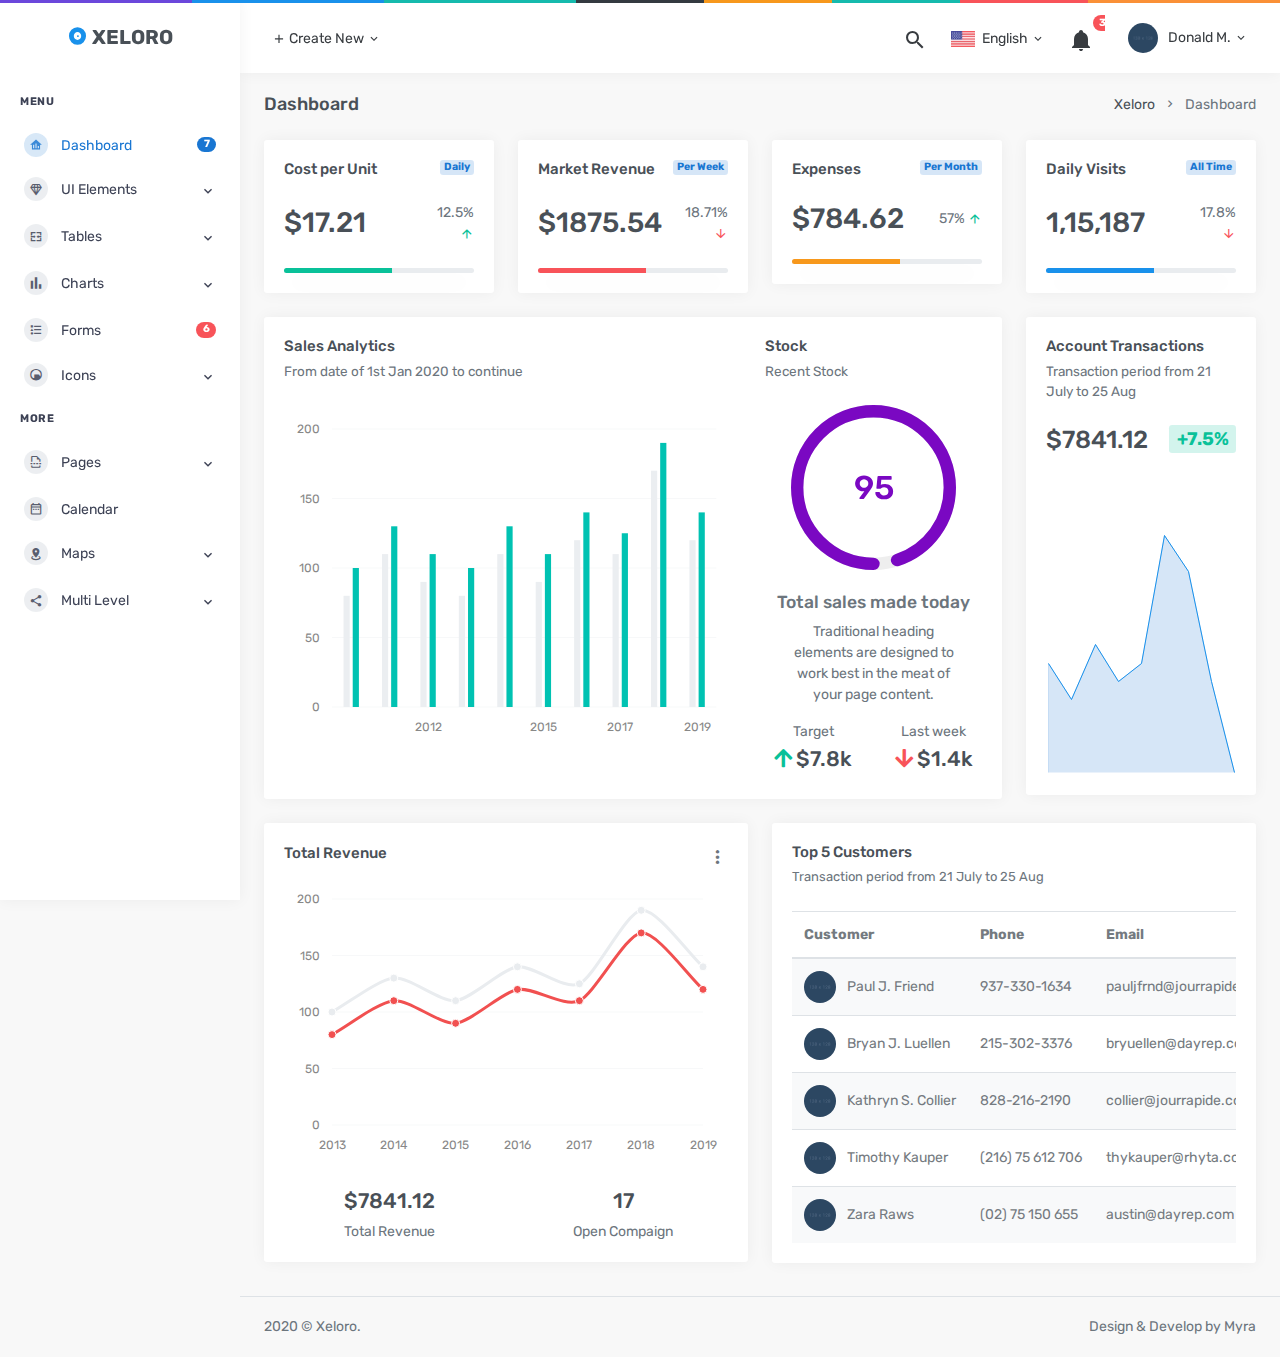
<file: plantilla/Admin/vertical/index.html>
<!DOCTYPE html>
<html lang="en">

    <head>
        <meta charset="utf-8" />
        <title> Xeloro - Admin & Dashboard Template</title>
        <meta name="viewport" content="width=device-width, initial-scale=1, shrink-to-fit=no">
        <meta content="Premium Multipurpose Admin & Dashboard Template" name="description" />
        <meta content="MyraStudio" name="author" />
        <meta http-equiv="X-UA-Compatible" content="IE=edge" />

        <!-- App favicon -->
        <link rel="shortcut icon" href="assets/images/favicon.ico">

        <!-- App css -->
        <link href="assets/css/bootstrap.min.css" rel="stylesheet" type="text/css" />
        <link href="assets/css/icons.min.css" rel="stylesheet" type="text/css" />
        <link href="assets/css/theme.min.css" rel="stylesheet" type="text/css" />

    </head>

    <body>

        <!-- Begin page -->
        <div id="layout-wrapper">
            <div class="header-border"></div>
            <header id="page-topbar">
                <div class="navbar-header">

                    <div class="d-flex align-items-left">
                        <button type="button" class="btn btn-sm mr-2 d-lg-none px-3 font-size-16 header-item waves-effect"
                            id="vertical-menu-btn">
                            <i class="fa fa-fw fa-bars"></i>
                        </button>

                        <div class="dropdown d-none d-sm-inline-block">
                            <button type="button" class="btn header-item waves-effect"
                                data-toggle="dropdown" aria-haspopup="true" aria-expanded="false">
                                <i class="mdi mdi-plus"></i> Create New
                                <i class="mdi mdi-chevron-down d-none d-sm-inline-block"></i>
                            </button>
                            <div class="dropdown-menu">

                                <!-- item-->
                                <a href="javascript:void(0);" class="dropdown-item notify-item">
                                    Application
                                </a>

                                <!-- item-->
                                <a href="javascript:void(0);" class="dropdown-item notify-item">
                                    Software
                                </a>

                                <!-- item-->
                                <a href="javascript:void(0);" class="dropdown-item notify-item">
                                    EMS System
                                </a>

                                <!-- item-->
                                <a href="javascript:void(0);" class="dropdown-item notify-item">
                                    CRM App
                                </a>
                            </div>
                        </div>
                    </div>

                    <div class="d-flex align-items-center">

                        <div class="dropdown d-none d-sm-inline-block ml-2">
                            <button type="button" class="btn header-item noti-icon waves-effect"
                                id="page-header-search-dropdown" data-toggle="dropdown" aria-haspopup="true"
                                aria-expanded="false">
                                <i class="mdi mdi-magnify"></i>
                            </button>
                            <div class="dropdown-menu dropdown-menu-lg dropdown-menu-right p-0"
                                aria-labelledby="page-header-search-dropdown">

                                <form class="p-3">
                                    <div class="form-group m-0">
                                        <div class="input-group">
                                            <input type="text" class="form-control" placeholder="Search ..."
                                                aria-label="Recipient's username">
                                            <div class="input-group-append">
                                                <button class="btn btn-primary" type="submit"><i
                                                        class="mdi mdi-magnify"></i></button>
                                            </div>
                                        </div>
                                    </div>
                                </form>
                            </div>
                        </div>

                        <div class="dropdown d-inline-block">
                            <button type="button" class="btn header-item waves-effect"
                                data-toggle="dropdown" aria-haspopup="true" aria-expanded="false">
                                <img class="" src="assets/images/flags/us.jpg" alt="Header Language" height="16">
                                <span class="d-none d-sm-inline-block ml-1">English</span>
                                <i class="mdi mdi-chevron-down d-none d-sm-inline-block"></i>
                            </button>
                            <div class="dropdown-menu dropdown-menu-right">

                                <!-- item-->
                                <a href="javascript:void(0);" class="dropdown-item notify-item">
                                    <img src="assets/images/flags/spain.jpg" alt="user-image" class="mr-1" height="12">
                                    <span class="align-middle">Spanish</span>
                                </a>

                                <!-- item-->
                                <a href="javascript:void(0);" class="dropdown-item notify-item">
                                    <img src="assets/images/flags/germany.jpg" alt="user-image" class="mr-1" height="12">
                                    <span class="align-middle">German</span>
                                </a>

                                <!-- item-->
                                <a href="javascript:void(0);" class="dropdown-item notify-item">
                                    <img src="assets/images/flags/italy.jpg" alt="user-image" class="mr-1" height="12">
                                    <span class="align-middle">Italian</span>
                                </a>

                                <!-- item-->
                                <a href="javascript:void(0);" class="dropdown-item notify-item">
                                    <img src="assets/images/flags/russia.jpg" alt="user-image" class="mr-1" height="12">
                                    <span class="align-middle">Russian</span>
                                </a>
                            </div>
                        </div>

                        <div class="dropdown d-inline-block">
                            <button type="button" class="btn header-item noti-icon waves-effect"
                                id="page-header-notifications-dropdown" data-toggle="dropdown" aria-haspopup="true"
                                aria-expanded="false">
                                <i class="mdi mdi-bell"></i>
                                <span class="badge badge-danger badge-pill">3</span>
                            </button>
                            <div class="dropdown-menu dropdown-menu-lg dropdown-menu-right p-0"
                                aria-labelledby="page-header-notifications-dropdown">
                                <div class="p-3">
                                    <div class="row align-items-center">
                                        <div class="col">
                                            <h6 class="m-0"> Notifications </h6>
                                        </div>
                                        <div class="col-auto">
                                            <a href="#!" class="small"> View All</a>
                                        </div>
                                    </div>
                                </div>
                                <div data-simplebar style="max-height: 230px;">
                                    <a href="" class="text-reset notification-item">
                                        <div class="media">
                                            <img src="assets/images/users/avatar-2.jpg"
                                                class="mr-3 rounded-circle avatar-xs" alt="user-pic">
                                            <div class="media-body">
                                                <h6 class="mt-0 mb-1">Samuel Coverdale</h6>
                                                <p class="font-size-12 mb-1">You have new follower on Instagram</p>
                                                <p class="font-size-12 mb-0 text-muted"><i
                                                        class="mdi mdi-clock-outline"></i> 2 min ago</p>
                                            </div>
                                        </div>
                                    </a>
                                    <a href="" class="text-reset notification-item">
                                        <div class="media">
                                            <div class="avatar-xs mr-3">
                                                <span class="avatar-title bg-success rounded-circle">
                                                    <i class="mdi mdi-cloud-download-outline"></i>
                                                </span>
                                            </div>
                                            <div class="media-body">
                                                <h6 class="mt-0 mb-1">Download Available !</h6>
                                                <p class="font-size-12 mb-1">Latest version of admin is now available.
                                                    Please download here.</p>
                                                <p class="font-size-12 mb-0 text-muted"><i
                                                        class="mdi mdi-clock-outline"></i> 4 hours ago</p>
                                            </div>
                                        </div>
                                    </a>
                                    <a href="" class="text-reset notification-item">
                                        <div class="media">
                                            <img src="assets/images/users/avatar-3.jpg"
                                                class="mr-3 rounded-circle avatar-xs" alt="user-pic">
                                            <div class="media-body">
                                                <h6 class="mt-0 mb-1">Victoria Mendis</h6>
                                                <p class="font-size-12 mb-1">Just upgraded to premium account.</p>
                                                <p class="font-size-12 mb-0 text-muted"><i
                                                        class="mdi mdi-clock-outline"></i> 1 day ago</p>
                                            </div>
                                        </div>
                                    </a>
                                </div>
                                <div class="p-2 border-top">
                                    <a class="btn btn-sm btn-light btn-block text-center" href="javascript:void(0)">
                                        <i class="mdi mdi-arrow-down-circle mr-1"></i> Load More..
                                    </a>
                                </div>
                            </div>
                        </div>

                        <div class="dropdown d-inline-block ml-2">
                            <button type="button" class="btn header-item waves-effect"
                                data-toggle="dropdown" aria-haspopup="true" aria-expanded="false">
                                <img class="rounded-circle header-profile-user" src="assets/images/users/avatar-2.jpg"
                                    alt="Header Avatar">
                                <span class="d-none d-sm-inline-block ml-1">Donald M.</span>
                                <i class="mdi mdi-chevron-down d-none d-sm-inline-block"></i>
                            </button>
                            <div class="dropdown-menu dropdown-menu-right">
                                <a class="dropdown-item d-flex align-items-center justify-content-between"
                                    href="javascript:void(0)">
                                    <span>Inbox</span>
                                    <span>
                                        <span class="badge badge-pill badge-info">3</span>
                                    </span>
                                </a>
                                <a class="dropdown-item d-flex align-items-center justify-content-between"
                                    href="javascript:void(0)">
                                    <span>Profile</span>
                                    <span>
                                        <span class="badge badge-pill badge-warning">1</span>
                                    </span>
                                </a>
                                <a class="dropdown-item d-flex align-items-center justify-content-between"
                                    href="javascript:void(0)">
                                    Settings
                                </a>
                                <a class="dropdown-item d-flex align-items-center justify-content-between"
                                    href="javascript:void(0)">
                                    <span>Lock Account</span>
                                </a>
                                <a class="dropdown-item d-flex align-items-center justify-content-between"
                                    href="javascript:void(0)">
                                    <span>Log Out</span>
                                </a>
                            </div>
                        </div>

                    </div>
                </div>
            </header>

            <!-- ========== Left Sidebar Start ========== -->
            <div class="vertical-menu">

                <div data-simplebar class="h-100">

                    <div class="navbar-brand-box">
                        <a href="index.html" class="logo">
                            <i class="mdi mdi-album"></i>
                            <span>
                                Xeloro
                            </span>
                        </a>
                    </div>

                    <!--- Sidemenu -->
                    <div id="sidebar-menu">
                        <!-- Left Menu Start -->
                        <ul class="metismenu list-unstyled" id="side-menu">
                            <li class="menu-title">Menu</li>

                            <li>
                                <a href="index.html" class="waves-effect"><i class="mdi mdi-home-analytics"></i><span
                                        class="badge badge-pill badge-primary float-right">7</span><span>Dashboard</span></a>
                            </li>

                            <li>
                                <a href="javascript: void(0);" class="has-arrow waves-effect"><i
                                        class="mdi mdi-diamond-stone"></i><span>UI Elements</span></a>
                                <ul class="sub-menu" aria-expanded="false">
                                    <li><a href="ui-buttons.html">Buttons</a></li>
                                    <li><a href="ui-cards.html">Cards</a></li>
                                    <li><a href="ui-carousel.html">Carousel</a>
                                    <li><a href="ui-embeds.html">Embeds</a>
                                    <li><a href="ui-general.html">General</a></li>
                                    <li><a href="ui-grid.html">Grid</a></li>
                                    <li><a href="ui-media-objects.html">Media Objects</a></li>
                                    <li><a href="ui-modals.html">Modals</a></li>
                                    <li><a href="ui-progressbars.html">Progress Bars</a></li>
                                    <li><a href="ui-tabs.html">Tabs</a></li>
                                    <li><a href="ui-typography.html">Typography</a></li>
                                    <li><a href="ui-toasts.html">Toasts</a></li>
                                    <li><a href="ui-tooltips-popovers.html">Tooltips & Popovers</a></li>
                                    <li><a href="ui-scrollspy.html">Scrollspy</a></li>
                                    <li><a href="ui-spinners.html">Spinners</a></li>
                                    <li><a href="ui-sweetalerts.html">Sweet Alerts</a></li>
                                </ul>
                            </li>

                            <li>
                                <a href="javascript: void(0);" class="has-arrow waves-effect"><i
                                        class="mdi mdi-table-merge-cells"></i><span>Tables</span></a>
                                <ul class="sub-menu" aria-expanded="false">
                                    <li><a href="tables-basic.html">Basic Tables</a></li>
                                    <li><a href="tables-datatables.html">Data Tables</a></li>
                                </ul>
                            </li>

                            <li>
                                <a href="javascript: void(0);" class="has-arrow waves-effect"><i
                                        class="mdi mdi-poll"></i><span>Charts</span></a>
                                <ul class="sub-menu" aria-expanded="false">
                                    <li><a href="charts-morris.html">Morris</a></li>
                                    <li><a href="charts-google.html">Google</a></li>
                                    <li><a href="charts-chartjs.html">Chartjs</a></li>
                                    <li><a href="charts-sparkline.html">Sparkline</a></li>
                                    <li><a href="charts-knob.html">Jquery Knob</a></li>
                                </ul>
                            </li>

                            <li>
                                <a href="javascript: void(0);" class="waves-effect"><i
                                        class="mdi mdi-format-list-bulleted-type"></i><span
                                        class="badge badge-pill badge-danger float-right">6</span><span>Forms</span></a>
                                <ul class="sub-menu" aria-expanded="false">
                                    <li><a href="forms-elements.html">Elements</a></li>
                                    <li><a href="forms-plugins.html">Plugins</a></li>
                                    <li><a href="forms-validation.html">Validation</a></li>
                                    <li><a href="forms-mask.html">Masks</a></li>
                                    <li><a href="forms-quilljs.html">Quilljs</a></li>
                                    <li><a href="forms-uploads.html">File Uploads</a></li>
                                </ul>
                            </li>

                            <li>
                                <a href="javascript: void(0);" class="has-arrow waves-effect"><i
                                        class="mdi mdi-black-mesa"></i><span>Icons</span></a>
                                <ul class="sub-menu" aria-expanded="false">
                                    <li><a href="icons-materialdesign.html">Material Design</a></li>
                                    <li><a href="icons-fontawesome.html">Font awesome</a></li>
                                    <li><a href="icons-dripicons.html">Dripicons</a></li>
                                    <li><a href="icons-feather.html">Feather Icons</a></li>
                                </ul>
                            </li>

                            <li class="menu-title">More</li>

                            <li>
                                <a href="javascript: void(0);" class="has-arrow waves-effect"><i
                                        class="mdi mdi-format-page-break"></i><span>Pages</span></a>
                                <ul class="sub-menu" aria-expanded="false">
                                    <li><a href="pages-invoice.html">Invoice</a></li>
                                    <li><a href="pages-starter.html">Starter Page</a></li>
                                    <li><a href="pages-maintenance.html">Maintenance</a></li>
                                    <li><a href="pages-faqs.html">FAQs</a></li>
                                    <li><a href="pages-pricing.html">Pricing</a></li>
                                    <li><a href="pages-login.html">Login</a></li>
                                    <li><a href="pages-register.html">Register</a></li>
                                    <li><a href="pages-recoverpw.html">Recover Password</a></li>
                                    <li><a href="pages-lock-screen.html">Lock Screen</a></li>
                                    <li><a href="pages-404.html">Error 404</a></li>
                                    <li><a href="pages-500.html">Error 500</a></li>
                                </ul>
                            </li>

                            <li><a href="calendar.html" class=" waves-effect"><i
                                        class="mdi mdi-calendar-range-outline"></i><span>Calendar</span></a></li>

                            <li>
                                <a href="javascript: void(0);" class="has-arrow waves-effect"><i
                                        class="mdi mdi-map-marker-radius"></i><span>Maps</span></a>
                                <ul class="sub-menu" aria-expanded="false">
                                    <li><a href="maps-google.html">Google Maps</a></li>
                                    <li><a href="maps-vector.html">Vector Maps</a></li>
                                </ul>
                            </li>

                            <li>
                                <a href="javascript: void(0);" class="has-arrow waves-effect"><i
                                        class="mdi mdi-share-variant"></i><span>Multi Level</span></a>
                                <ul class="sub-menu" aria-expanded="true">
                                    <li><a href="javascript: void(0);">Level 1.1</a></li>
                                    <li><a href="javascript: void(0);" class="has-arrow">Level 1.2</a>
                                        <ul class="sub-menu" aria-expanded="true">
                                            <li><a href="javascript: void(0);">Level 2.1</a></li>
                                            <li><a href="javascript: void(0);">Level 2.2</a></li>
                                        </ul>
                                    </li>
                                </ul>
                            </li>

                        </ul>
                    </div>
                    <!-- Sidebar -->
                </div>
            </div>
            <!-- Left Sidebar End -->

            <!-- ============================================================== -->
            <!-- Start right Content here -->
            <!-- ============================================================== -->
            <div class="main-content">

                <div class="page-content">
                    <div class="container-fluid">

                        <!-- start page title -->
                        <div class="row">
                            <div class="col-12">
                                <div class="page-title-box d-flex align-items-center justify-content-between">
                                    <h4 class="mb-0 font-size-18">Dashboard</h4>

                                    <div class="page-title-right">
                                        <ol class="breadcrumb m-0">
                                            <li class="breadcrumb-item"><a href="javascript: void(0);">Xeloro</a></li>
                                            <li class="breadcrumb-item active">Dashboard</li>
                                        </ol>
                                    </div>

                                </div>
                            </div>
                        </div>
                        <!-- end page title -->

                        <div class="row">
                            <div class="col-md-6 col-xl-3">
                                <div class="card">
                                    <div class="card-body">
                                        <div class="mb-4">
                                            <span class="badge badge-soft-primary float-right">Daily</span>
                                            <h5 class="card-title mb-0">Cost per Unit</h5>
                                        </div>
                                        <div class="row d-flex align-items-center mb-4">
                                            <div class="col-8">
                                                <h2 class="d-flex align-items-center mb-0">
                                                    $17.21
                                                </h2>
                                            </div>
                                            <div class="col-4 text-right">
                                                <span class="text-muted">12.5% <i
                                                        class="mdi mdi-arrow-up text-success"></i></span>
                                            </div>
                                        </div>

                                        <div class="progress shadow-sm" style="height: 5px;">
                                            <div class="progress-bar bg-success" role="progressbar" style="width: 57%;">
                                            </div>
                                        </div>
                                    </div>
                                    <!--end card body-->
                                </div><!-- end card-->
                            </div> <!-- end col-->

                            <div class="col-md-6 col-xl-3">
                                <div class="card">
                                    <div class="card-body">
                                        <div class="mb-4">
                                            <span class="badge badge-soft-primary float-right">Per Week</span>
                                            <h5 class="card-title mb-0">Market Revenue</h5>
                                        </div>
                                        <div class="row d-flex align-items-center mb-4">
                                            <div class="col-8">
                                                <h2 class="d-flex align-items-center mb-0">
                                                    $1875.54
                                                </h2>
                                            </div>
                                            <div class="col-4 text-right">
                                                <span class="text-muted">18.71% <i
                                                        class="mdi mdi-arrow-down text-danger"></i></span>
                                            </div>
                                        </div>

                                        <div class="progress shadow-sm" style="height: 5px;">
                                            <div class="progress-bar bg-danger" role="progressbar" style="width: 57%;">
                                            </div>
                                        </div>
                                    </div>
                                    <!--end card body-->
                                </div><!-- end card-->
                            </div> <!-- end col-->

                            <div class="col-md-6 col-xl-3">
                                <div class="card">
                                    <div class="card-body">
                                        <div class="mb-4">
                                            <span class="badge badge-soft-primary float-right">Per Month</span>
                                            <h5 class="card-title mb-0">Expenses</h5>
                                        </div>
                                        <div class="row d-flex align-items-center mb-4">
                                            <div class="col-8">
                                                <h2 class="d-flex align-items-center mb-0">
                                                    $784.62
                                                </h2>
                                            </div>
                                            <div class="col-4 text-right">
                                                <span class="text-muted">57% <i
                                                        class="mdi mdi-arrow-up text-success"></i></span>
                                            </div>
                                        </div>

                                        <div class="progress shadow-sm" style="height: 5px;">
                                            <div class="progress-bar bg-warning" role="progressbar" style="width: 57%;">
                                            </div>
                                        </div>
                                    </div>
                                    <!--end card body-->
                                </div>
                                <!--end card-->
                            </div> <!-- end col-->

                            <div class="col-md-6 col-xl-3">
                                <div class="card">
                                    <div class="card-body">
                                        <div class="mb-4">
                                            <span class="badge badge-soft-primary float-right">All Time</span>
                                            <h5 class="card-title mb-0">Daily Visits</h5>
                                        </div>
                                        <div class="row d-flex align-items-center mb-4">
                                            <div class="col-8">
                                                <h2 class="d-flex align-items-center mb-0">
                                                    1,15,187
                                                </h2>
                                            </div>
                                            <div class="col-4 text-right">
                                                <span class="text-muted">17.8% <i
                                                        class="mdi mdi-arrow-down text-danger"></i></span>
                                            </div>
                                        </div>

                                        <div class="progress shadow-sm" style="height: 5px;">
                                            <div class="progress-bar bg-info" role="progressbar" style="width: 57%;"></div>
                                        </div>
                                    </div>
                                    <!--end card body-->
                                </div><!-- end card-->
                            </div> <!-- end col-->
                        </div>
                        <!-- end row-->


                        <div class="row">
                            <div class="col-lg-9">

                                <div class="card">
                                    <div class="card-body">

                                        <div class="row">
                                            <div class="col-lg-8">
                                                <h4 class="card-title">Sales Analytics</h4>
                                                <p class="card-subtitle mb-4">From date of 1st Jan 2020 to continue</p>
                                                <div id="morris-bar-example" class="morris-chart"></div>
                                            </div>

                                            <div class="col-lg-4">

                                                <h4 class="card-title">Stock</h4>
                                                <p class="card-subtitle mb-4">Recent Stock</p>

                                                <div class="text-center">
                                                    <input data-plugin="knob" data-width="165" data-height="165"
                                                        data-linecap=round data-fgColor="#7a08c2" value="95"
                                                        data-skin="tron" data-angleOffset="180" data-readOnly=true
                                                        data-thickness=".15" />
                                                    <h5 class="text-muted mt-3">Total sales made today</h5>


                                                    <p class="text-muted w-75 mx-auto sp-line-2">Traditional heading
                                                        elements are
                                                        designed to work best in the meat of your page content.</p>

                                                    <div class="row mt-3">
                                                        <div class="col-6">
                                                            <p class="text-muted font-15 mb-1 text-truncate">Target</p>
                                                            <h4><i class="fas fa-arrow-up text-success mr-1"></i>$7.8k</h4>

                                                        </div>
                                                        <div class="col-6">
                                                            <p class="text-muted font-15 mb-1 text-truncate">Last week</p>
                                                            <h4><i class="fas fa-arrow-down text-danger mr-1"></i>$1.4k</h4>
                                                        </div>

                                                    </div>
                                                </div>

                                            </div>
                                        </div>
                                    </div>
                                    <!--end card body-->
                                </div> <!-- end card-->
                            </div> <!-- end col -->

                            <div class="col-lg-3">

                                <div class="card">
                                    <div class="card-body">
                                        <div class="row align-items-center">
                                            <div class="col">
                                                <h4 class="card-title">Account Transactions</h4>
                                                <p class="card-subtitle mb-4">Transaction period from 21 July to
                                                    25 Aug</p>
                                                <h3>$7841.12 <span class="badge badge-soft-success float-right">+7.5%</span></h3>
                                            </div>
                                        </div> <!-- end row -->

                                        <div id="sparkline1" class="mt-3"></div>
                                    </div>
                                    <!--end card body-->
                                </div>
                                <!--end card-->

                            </div><!-- end col -->

                        </div>
                        <!--end row-->


                        <div class="row">
                            <div class="col-lg-6">
                                <div class="card">
                                    <div class="card-body">
                                        <div class="dropdown float-right position-relative">
                                            <a href="#" class="dropdown-toggle h4 text-muted" data-toggle="dropdown"
                                                aria-expanded="false">
                                                <i class="mdi mdi-dots-vertical"></i>
                                            </a>
                                            <ul class="dropdown-menu dropdown-menu-right">
                                                <li><a href="#" class="dropdown-item">Action</a></li>
                                                <li><a href="#" class="dropdown-item">Another action</a></li>
                                                <li><a href="#" class="dropdown-item">Something else here</a></li>
                                                <li class="dropdown-divider"></li>
                                                <li><a href="#" class="dropdown-item">Separated link</a></li>
                                            </ul>
                                        </div>
                                        <h4 class="card-title d-inline-block">Total Revenue</h4>

                                        <div id="morris-line-example" class="morris-chart" style="height: 290px;"></div>

                                        <div class="row text-center mt-4">
                                            <div class="col-6">
                                                <h4>$7841.12</h4>
                                                <p class="text-muted mb-0">Total Revenue</p>
                                            </div>
                                            <div class="col-6">
                                                <h4>17</h4>
                                                <p class="text-muted mb-0">Open Compaign</p>
                                            </div>
                                        </div>

                                    </div>
                                    <!--end card body-->

                                </div>
                                <!--end card-->
                            </div>
                            <!--end col-->
                            <div class="col-lg-6">
                                <div class="card">
                                    <div class="card-body">

                                        <h4 class="card-title">Top 5 Customers</h4>
                                        <p class="card-subtitle mb-4 font-size-13">Transaction period from 21 July to 25 Aug
                                        </p>

                                        <div class="table-responsive">
                                            <table class="table table-centered table-striped table-nowrap mb-0">
                                                <thead>
                                                    <tr>
                                                        <th>Customer</th>
                                                        <th>Phone</th>
                                                        <th>Email</th>
                                                        <th>Location</th>
                                                        <th>Create Date</th>
                                                    </tr>
                                                </thead>
                                                <tbody>
                                                    <tr>
                                                        <td class="table-user">
                                                            <img src="assets/images/users/avatar-4.jpg" alt="table-user" class="mr-2 avatar-xs rounded-circle">
                                                            <a href="javascript:void(0);" class="text-body font-weight-semibold">Paul J. Friend</a>
                                                        </td>
                                                        <td>
                                                            937-330-1634
                                                        </td>
                                                        <td>
                                                            pauljfrnd@jourrapide.com
                                                        </td>
                                                        <td>
                                                            New York
                                                        </td>
                                                        <td>
                                                            07/07/2018
                                                        </td>
                                                    </tr>
                                                    
                                                    <tr>
                                                        <td class="table-user">
                                                            <img src="assets/images/users/avatar-3.jpg" alt="table-user" class="mr-2 avatar-xs rounded-circle">
                                                            <a href="javascript:void(0);" class="text-body font-weight-semibold">Bryan J. Luellen</a>
                                                        </td>
                                                        <td>
                                                            215-302-3376
                                                        </td>
                                                        <td>
                                                            bryuellen@dayrep.com
                                                        </td>
                                                        <td>
                                                            New York
                                                        </td>
                                                        <td>
                                                            09/12/2018
                                                        </td>
                                                    </tr>
                                                    <tr>
                                                        <td class="table-user">
                                                            <img src="assets/images/users/avatar-8.jpg" alt="table-user" class="mr-2 avatar-xs rounded-circle">
                                                            <a href="javascript:void(0);" class="text-body font-weight-semibold">Kathryn S. Collier</a>
                                                        </td>
                                                        <td>
                                                            828-216-2190
                                                        </td>
                                                        <td>
                                                            collier@jourrapide.com
                                                        </td>
                                                        <td>
                                                            Canada
                                                        </td>
                                                        <td>
                                                            06/30/2018
                                                        </td>
                                                    </tr>
                                                    <tr>
                                                        <td class="table-user">
                                                            <img src="assets/images/users/avatar-1.jpg" alt="table-user" class="mr-2 avatar-xs rounded-circle">
                                                            <a href="javascript:void(0);" class="text-body font-weight-semibold">Timothy Kauper</a>
                                                        </td>
                                                        <td>
                                                            (216) 75 612 706
                                                        </td>
                                                        <td>
                                                            thykauper@rhyta.com
                                                        </td>
                                                        <td>
                                                            Denmark
                                                        </td>
                                                        <td>
                                                            09/08/2018
                                                        </td>
                                                    </tr>
                                                    <tr>
                                                        <td class="table-user">
                                                            <img src="assets/images/users/avatar-5.jpg" alt="table-user" class="mr-2 avatar-xs rounded-circle">
                                                            <a href="javascript:void(0);" class="text-body font-weight-semibold">Zara Raws</a>
                                                        </td>
                                                        <td>
                                                            (02) 75 150 655
                                                        </td>
                                                        <td>
                                                            austin@dayrep.com
                                                        </td>
                                                        <td>
                                                            Germany
                                                        </td>
                                                        <td>
                                                            07/15/2018
                                                        </td>
                                                    </tr>
                                                    
                                                </tbody>
                                            </table>
                                        </div>

                                    </div>
                                    <!--end card body-->

                                </div>
                                <!--end card-->
                            </div>
                            <!--end col-->

                        </div>
                        <!--end row-->

                    </div> <!-- container-fluid -->
                </div>
                <!-- End Page-content -->

                <footer class="footer">
                    <div class="container-fluid">
                        <div class="row">
                            <div class="col-sm-6">
                                2020 © Xeloro.
                            </div>
                            <div class="col-sm-6">
                                <div class="text-sm-right d-none d-sm-block">
                                    Design & Develop by Myra
                                </div>
                            </div>
                        </div>
                    </div>
                </footer>

            </div>
            <!-- end main content-->

        </div>
        <!-- END layout-wrapper -->

        <!-- Overlay-->
        <div class="menu-overlay"></div>


        <!-- jQuery  -->
        <script src="assets/js/jquery.min.js"></script>
        <script src="assets/js/bootstrap.bundle.min.js"></script>
        <script src="assets/js/metismenu.min.js"></script>
        <script src="assets/js/waves.js"></script>
        <script src="assets/js/simplebar.min.js"></script>


        <!-- Sparkline Js-->
        <script src="../plugins/jquery-sparkline/jquery.sparkline.min.js"></script>

        <!-- Chart Js-->
        <script src="../plugins/jquery-knob/jquery.knob.min.js"></script>

        <!-- Chart Custom Js-->
        <script src="assets/pages/knob-chart-demo.js"></script>


        <!-- Morris Js-->
        <script src="../plugins/morris-js/morris.min.js"></script>

        <!-- Raphael Js-->
        <script src="../plugins/raphael/raphael.min.js"></script>

        <!-- Custom Js -->
        <script src="assets/pages/dashboard-demo.js"></script>

        <!-- App js -->
        <script src="assets/js/theme.js"></script>

    </body>

</html>
</file>
<file: plantilla/Documentation/css/prettify.css>
/* Pretty printing styles. Used with prettify.js.
 *
 * This version is slight modified based on the original version.
 *
 * Name:	Stanley Ng
 * Email: 	stanleyhlng@googlegroups.com
 * 
 * Reference:
 * http://code.google.com/p/google-code-prettify/source/browse/trunk/src/prettify.css
 */
.pln {
  color: #48484C; }

.str {
  color: #DD1144; }

.kwd {
  color: #1E347B; }

.com {
  color: #93A1A1; }

.typ {
  color: teal; }

.lit {
  color: #195F91; }

.pun {
  color: #93A1A1; }

.opn {
  color: #93A1A1; }

.clo {
  color: #93A1A1; }

.tag {
  color: #008; }

.atn {
  color: teal; }

.atv {
  color: #DD1144; }

.dec {
  color: teal; }

.var {
  color: teal; }

.fun {
  color: #DC322F; }

/* Put a border around prettyprinted code snippets. */
pre.prettyprint {
  background-color: #F7F7F9;
  padding: 10px;
  border: 1px solid #E1E1E8; }

pre.prettyprint.linenums {
  box-shadow: 40px 0 0 #FBFBFC inset, 41px 0 0 #ECECF0 inset; }

/* Specify class=linenums on a pre to get line numbering */
ol.linenums {
  color: #1E347B;
  margin: 0 0 0 40px; }

ol.linenums li {
  color: #BEBEC5;
  line-height: 18px;
  padding-left: 12px;
  text-shadow: 0 1px 0 #FFFFFF; }

li.L0,
li.L1,
li.L2,
li.L3,
li.L5,
li.L6,
li.L7,
li.L8 {
  list-style-type: normal; }

/* Alternate shading for lines */
li.L1,
li.L3,
li.L5,
li.L7,
li.L9 {
  background: #eee; }
</file>
<file: plantilla/Documentation/css/styles.css>
body {
  font-family: 'Roboto', sans-serif;
  font-weight: 400;
  color: #666;
  background-color: #edf0f0;
  font-size: 14px;
  line-height: 22px;
  overflow-x:hidden;
}
a {
  color: inherit;
}
a:hover,
a:focus {
  color: #317eeb;
  outline: none;
  text-decoration: none;
}

.p-t-20 {
	padding-top: 2em;
}

.p-t-50 {
  padding-top: 5em;
}
.list-none {
  list-style: none;
}

.navbar-default {
	border: none;
  margin-bottom: 0px;
  background-color: #343d46;
  border-radius: 0px;
	padding-top: 4px;
	padding-bottom: 4px;
}

.navbar-brand {
	height: auto;
	font-weight: 700;
	font-size: 20px;
  color: #fff !important;
  display: block;
  float: none;
  text-align: center;
}

.bg-dark {
  background-color: #0c1021;
}

.alert-success {
    color: #01ba9a;
    border: 0;
    background-color: rgba(1,186,154,.15);
}

.copy {
  padding-top: 20px;
}

/* Toggle Styles */


/* this css is taken from Start Bootstrap - Simple Sidebar HTML Template (http://startbootstrap.com) */
#wrapper {
    padding-left: 0;
    -webkit-transition: all 0.5s ease;
    -moz-transition: all 0.5s ease;
    -o-transition: all 0.5s ease;
    transition: all 0.5s ease;
}

#sidebar-wrapper {
    background: #ffffff;
    box-shadow: 0 1px 3px rgba(0, 0, 0, 0.15);
    z-index: 1000;
    position: fixed;
    left: 250px;
    width: 0;
    height: 100%;
    overflow-y: auto;
    -webkit-transition: all 0.5s ease;
    -moz-transition: all 0.5s ease;
    -o-transition: all 0.5s ease;
    transition: all 0.5s ease;
}

#wrapper.toggled #sidebar-wrapper {
    width: 250px;
}

#page-content-wrapper {
    width: 100%;
    position: absolute;
    padding: 15px;
    top: 70px;
}

#wrapper.toggled #page-content-wrapper {
    position: absolute;
    margin-right: -250px;
}

/* Sidebar Styles */

.sidebar-nav {
    position: absolute;
    top: 0;
    width: 250px;
    margin: 0;
    padding: 0;
    list-style: none;
    top: 2em;
}

.sidebar-nav li {
    text-indent: 20px;
    line-height: 40px;
}

.sidebar-nav li a {
    display: block;
    text-decoration: none;
    color: #444;
}

.sidebar-nav li a:hover {
    text-decoration: none;
    color: #111;
    background: rgba(0,0,0,0.05);
}

.sidebar-nav li a:active,
.sidebar-nav li a:focus {
    text-decoration: none;
}

.sidebar-nav > .sidebar-brand {
    height: 65px;
    font-size: 18px;
    line-height: 60px;
}

.sidebar-nav > .sidebar-brand a {
    color: #999999;
}

.sidebar-nav > .sidebar-brand a:hover {
    color: #fff;
    background: none;
}

@media(min-width:768px) {
  
    #wrapper.toggled {
        padding-left: 0;
    }

    #sidebar-wrapper {
        width: 250px;
    }

    #wrapper.toggled #sidebar-wrapper {
        width: 0;
    }

    #page-content-wrapper {
        padding: 20px;
        position: relative;
    }

    #wrapper.toggled #page-content-wrapper {
        position: relative;
        margin-right: 0;
    }
}

/* right bar */
.right-bar {
  background-color: #fff;
  padding: 10px 30px;
  font-size: 15px;
}

.page-header {
  padding-bottom: 9px;
  margin: 40px 0 20px;
  border-bottom: 1px solid #eee;
  font-weight: 500;
}

#plugin-list li,#plugin-list li a {
  font-size: 15px;
}

b, strong {
  font-weight: 500;
}

.navbar-header {
  float: none;
}

.credit-list li{
  padding: 5px 0;
}

.title-main {
  margin-top: 50px;
}
</file>
<file: plantilla/Admin/vertical/assets/css/theme.min.css>
@import url("https://fonts.googleapis.com/css?family=Poppins:300,500,600,700|Roboto:400,500&display=swap");@import url("https://fonts.googleapis.com/css?family=Rubik:300,400,500,700&display=swap");.metismenu{margin:0}.metismenu li{display:block;width:100%}.metismenu .mm-collapse{display:none}.metismenu .mm-collapse:not(.mm-show){display:none}.metismenu .mm-collapse.mm-show{display:block}.metismenu .mm-collapsing{position:relative;height:0;overflow:hidden;-webkit-transition-timing-function:ease;transition-timing-function:ease;-webkit-transition-duration:.35s;transition-duration:.35s;-webkit-transition-property:height, visibility;transition-property:height, visibility}.vertical-menu{width:240px;z-index:1002;background:#fff;bottom:0;margin-top:0;top:0;position:fixed;-webkit-box-shadow:0 0 15px 0 rgba(0,0,0,0.05);box-shadow:0 0 15px 0 rgba(0,0,0,0.05)}.main-content{margin-left:240px;overflow:hidden}.main-content .content{padding:0 15px 10px 15px;margin-top:70px}#sidebar-menu{padding:10px 0 30px 0}#sidebar-menu .mm-active>.has-arrow:after{-webkit-transform:rotate(-180deg);transform:rotate(-180deg)}#sidebar-menu .has-arrow:after{content:"\F140";font-family:'Material Design Icons';display:block;float:right;-webkit-transition:-webkit-transform .2s;transition:-webkit-transform .2s;transition:transform .2s;transition:transform .2s, -webkit-transform .2s;padding-top:2px;font-size:1rem}#sidebar-menu ul li a{display:block;padding:.65rem 1.5rem;color:#3d4255;position:relative;font-size:14px;-webkit-transition:all .4s;transition:all .4s}#sidebar-menu ul li a:hover{color:#3d4255}#sidebar-menu ul li a i{display:inline-block;line-height:24px;vertical-align:middle;height:24px;width:24px;background-color:#e9ecef;text-align:center;border-radius:50%;margin-right:13px;opacity:0.85}#sidebar-menu ul li a span{vertical-align:middle}#sidebar-menu ul li .badge{margin-top:4px}#sidebar-menu ul li ul.sub-menu{padding:0}#sidebar-menu ul li ul.sub-menu li a{padding:.4rem 1.5rem .4rem 3.85rem;font-size:13px}#sidebar-menu ul li ul.sub-menu li ul.sub-menu{padding:0}#sidebar-menu ul li ul.sub-menu li ul.sub-menu li a{padding:.4rem 1.5rem .4rem 4.5rem;font-size:13px}.menu-title{padding:12px 20px !important;letter-spacing:.05em;pointer-events:none;cursor:default;font-size:11px;text-transform:uppercase;color:#3d4255;font-weight:700}.mm-active .active{color:#1976d2 !important}.mm-active .active i{background-color:rgba(25,118,210,0.2) !important}.mm-active .mm-active>a{color:#1976d2 !important}.mm-active .mm-active .mm-active i{background-color:rgba(25,118,210,0.2) !important}@media (max-width: 992px){.vertical-menu{display:none}.main-content{margin-left:0}}body.enable-vertical-menu .vertical-menu,body.enable-vertical-menu .menu-overlay{display:block}.menu-overlay{position:absolute;top:0;bottom:0;left:0;right:0;background-color:rgba(51,64,83,0.3);display:none;z-index:1000}.help-box{margin:1.5rem;padding:1rem;background-color:#f8f9fa;border-radius:3px;border:1px solid #e9ecef}.header-border{background:#f7f9fa;height:3px;background-image:-webkit-gradient(linear, left top, right top, from(#6b47db), color-stop(15%, #6b47db), color-stop(15%, #1991eb), color-stop(30%, #1991eb), color-stop(30%, #16baad), color-stop(45%, #16baad), color-stop(45%, #343a40), color-stop(55%, #343a40), color-stop(55%, #f7981c), color-stop(65%, #f7981c), color-stop(65%, #16baad), color-stop(75%, #16baad), color-stop(75%, #f85359), color-stop(85%, #f85359), color-stop(85%, #fa9037), to(#fa9037));background-image:linear-gradient(to right, #6b47db, #6b47db 15%, #1991eb 15%, #1991eb 30%, #16baad 30%, #16baad 45%, #343a40 45%, #343a40 55%, #f7981c 55%, #f7981c 65%, #16baad 65%, #16baad 75%, #f85359 75%, #f85359 85%, #fa9037 85%, #fa9037 100%);background-size:100% 6px;background-position:50% 100%;background-repeat:no-repeat;position:fixed;z-index:2000;left:0;top:0;right:0}#page-topbar{position:fixed;top:3px;right:0;left:0;z-index:1002}.navbar-header{display:-webkit-box;display:-ms-flexbox;display:flex;-ms-flex-pack:justify;-webkit-box-pack:justify;justify-content:space-between;-webkit-box-align:center;-ms-flex-align:center;align-items:center;margin:0 auto;height:70px;background-color:#fff;padding:0 20px;-webkit-box-shadow:0 0 15px 0 rgba(0,0,0,0.05);box-shadow:0 0 15px 0 rgba(0,0,0,0.05);margin-left:240px}.navbar-header .dropdown.show .header-item{background-color:rgba(51,64,83,0.04)}.navbar-brand-box{text-align:center}.logo{line-height:70px;color:#495057 !important;font-size:20px;text-transform:uppercase;font-weight:700}.logo span{vertical-align:middle}.logo i{color:#1991eb;font-size:21px}.page-title-box{padding-bottom:24px}.page-title-box .breadcrumb{background-color:transparent;padding:0}@media (max-width: 992px){.navbar-brand-box{padding-left:0}.navbar-header{margin-left:0}.logo{padding-right:15px}.logo span{display:none}.logo i{display:inline-block}}.page-content{padding:calc(70px + 24px) calc(24px / 2) 70px calc(24px / 2)}.header-item{height:70px;-webkit-box-shadow:none !important;box-shadow:none !important;color:#383c40;border:0}.header-item:hover{color:#383c40}.header-profile-user{height:36px;width:36px;background-color:rgba(255,255,255,0.5);padding:3px}.noti-icon i{font-size:24px;color:#383c40}.noti-icon .badge{position:absolute;top:12px}.notification-item .media{padding:0.75rem 1rem}.notification-item .media:hover{background-color:#f8f9fa}.footer{border-top:1px solid #dee2e6;bottom:0;padding:19px 12px 20px;position:absolute;right:0;color:#6c757d;left:240px}@media (max-width: 992px){.footer{left:0}}.avatar-xs{height:2rem;width:2rem}.avatar-sm{height:3rem;width:3rem}.avatar-md{height:4.5rem;width:4.5rem}.avatar-lg{height:6rem;width:6rem}.avatar-xl{height:7.5rem;width:7.5rem}.avatar-title{-webkit-box-align:center;-ms-flex-align:center;align-items:center;background-color:#1976d2;color:#fff;display:-webkit-box;display:-ms-flexbox;display:flex;font-weight:700;height:100%;-webkit-box-pack:center;-ms-flex-pack:center;justify-content:center;width:100%}.font-family-secondary{font-family:"Rubik",sans-serif}.font-size-12{font-size:12px !important}.font-size-13{font-size:13px !important}.font-size-14{font-size:14px !important}.font-size-15{font-size:15px !important}.font-size-16{font-size:16px !important}.font-size-17{font-size:17px !important}.font-size-18{font-size:18px !important}.font-size-20{font-size:20px !important}.font-size-22{font-size:22px !important}.social-list-item{height:2rem;width:2rem;line-height:calc(2rem - 2px);display:block;border:1px solid #747a80;border-radius:50%;color:#747a80;text-align:center}.scrollspy-example{position:relative;height:200px;margin-top:.5rem;overflow:auto}.icons-list{color:#6c757d}.icons-list div{cursor:pointer;line-height:45px;white-space:nowrap;text-overflow:ellipsis;display:block;overflow:hidden;text-align:center}.icons-list i{font-size:22px;line-height:30px;display:block}.button-examples{margin-left:-5px;margin-bottom:-10px}.button-examples .btn{margin-bottom:10px;margin-left:5px}@media print{.left-side-menu,.page-title-box,.navbar-header,.footer{display:none !important}.card-body,.page-content,body{padding:0 !important;margin:0}}[data-simplebar]{position:relative;-webkit-box-orient:vertical;-webkit-box-direction:normal;-ms-flex-direction:column;flex-direction:column;-ms-flex-wrap:wrap;flex-wrap:wrap;-webkit-box-pack:start;-ms-flex-pack:start;justify-content:flex-start;-ms-flex-line-pack:start;align-content:flex-start;-webkit-box-align:start;-ms-flex-align:start;align-items:flex-start}.simplebar-wrapper{overflow:hidden;width:inherit;height:inherit;max-width:inherit;max-height:inherit}.simplebar-mask{direction:inherit;position:absolute;overflow:hidden;padding:0;margin:0;left:0;top:0;bottom:0;right:0;width:auto !important;height:auto !important;z-index:0}.simplebar-offset{direction:inherit !important;-webkit-box-sizing:inherit !important;box-sizing:inherit !important;resize:none !important;position:absolute;top:0;left:0;bottom:0;right:0;padding:0;margin:0;-webkit-overflow-scrolling:touch}.simplebar-content-wrapper{direction:inherit;-webkit-box-sizing:border-box !important;box-sizing:border-box !important;position:relative;display:block;height:100%;width:auto;visibility:visible;overflow:auto;max-width:100%;max-height:100%}.simplebar-content:before,.simplebar-content:after{content:' ';display:table}.simplebar-placeholder{max-height:100%;max-width:100%;width:100%;pointer-events:none}.simplebar-height-auto-observer-wrapper{-webkit-box-sizing:inherit !important;box-sizing:inherit !important;height:100%;width:100%;max-width:1px;position:relative;float:left;max-height:1px;overflow:hidden;z-index:-1;padding:0;margin:0;pointer-events:none;-webkit-box-flex:inherit;-ms-flex-positive:inherit;flex-grow:inherit;-ms-flex-negative:0;flex-shrink:0;-ms-flex-preferred-size:0;flex-basis:0}.simplebar-height-auto-observer{-webkit-box-sizing:inherit;box-sizing:inherit;display:block;opacity:0;position:absolute;top:0;left:0;height:1000%;width:1000%;min-height:1px;min-width:1px;overflow:hidden;pointer-events:none;z-index:-1}.simplebar-track{z-index:1;position:absolute;right:0;bottom:0;pointer-events:none;overflow:hidden}[data-simplebar].simplebar-dragging .simplebar-track{pointer-events:all}.simplebar-scrollbar{position:absolute;right:2px;width:4px;min-height:10px}.simplebar-scrollbar:before{position:absolute;content:'';background:#a2adb7;border-radius:3px;left:0;right:0;opacity:0;-webkit-transition:opacity 0.2s linear;transition:opacity 0.2s linear}.simplebar-track .simplebar-scrollbar.simplebar-visible:before{opacity:0.5;-webkit-transition:opacity 0s linear;transition:opacity 0s linear}.simplebar-track.simplebar-vertical{top:0;width:11px}.simplebar-track.simplebar-vertical .simplebar-scrollbar:before{top:2px;bottom:2px}.simplebar-track.simplebar-horizontal{left:0;height:11px}.simplebar-track.simplebar-horizontal .simplebar-scrollbar:before{height:100%;left:2px;right:2px}.simplebar-track.simplebar-horizontal .simplebar-scrollbar{right:auto;left:0;top:2px;height:7px;min-height:0;min-width:10px;width:auto}[data-simplebar-direction='rtl'] .simplebar-track.simplebar-vertical{right:auto;left:0}.hs-dummy-scrollbar-size{direction:rtl;position:fixed;opacity:0;visibility:hidden;height:500px;width:500px;overflow-y:hidden;overflow-x:scroll}.custom-scroll{height:100%}.swal2-modal{font-family:"Rubik",sans-serif;-webkit-box-shadow:0 10px 33px rgba(0,0,0,0.1);box-shadow:0 10px 33px rgba(0,0,0,0.1)}.swal2-modal .swal2-title{font-size:24px}.swal2-modal .swal2-content{font-size:16px}.swal2-modal .swal2-spacer{margin:10px 0}.swal2-modal .swal2-file,.swal2-modal .swal2-input,.swal2-modal .swal2-textarea{border:2px solid #dee2e6;font-size:16px;-webkit-box-shadow:none;box-shadow:none}.swal2-modal .swal2-confirm.btn-confirm{background-color:#1976d2 !important;font-size:.875rem}.swal2-modal .swal2-cancel.btn-cancel{background-color:#f85359 !important;font-size:.875rem}.swal2-modal .swal2-styled:focus{-webkit-box-shadow:none !important;box-shadow:none !important}.swal2-icon.swal2-question{color:#1976d2;border-color:#1976d2}.swal2-icon.swal2-success{border-color:#09c199}.swal2-icon.swal2-success .line,.swal2-icon.swal2-success [class^=swal2-success-line][class$=long],.swal2-icon.swal2-success [class^=swal2-success-line]{background-color:#09c199}.swal2-icon.swal2-success .placeholder,.swal2-icon.swal2-success .swal2-success-ring{border-color:#09c199}.swal2-icon.swal2-warning{color:#f7981c;border-color:#f7981c}.swal2-icon.swal2-error{border-color:#f85359}.swal2-icon.swal2-error .line{background-color:#f85359}.swal2-icon.swal2-info{color:#1991eb;border-color:#1991eb}.swal2-icon.swal2-info{border-color:#1991eb}.swal2-icon.swal2-info .line{background-color:#1991eb}.swal2-modal .swal2-file:focus,.swal2-modal .swal2-input:focus,.swal2-modal .swal2-textarea:focus{outline:0;border:2px solid #1976d2}.swal2-container.swal2-shown{background-color:rgba(51,64,83,0.5)}.morris-chart text{font-family:"Rubik",sans-serif !important}.morris-hover{position:absolute;z-index:10}.morris-hover.morris-default-style{font-size:12px;text-align:center;border-radius:5px;padding:10px 12px;background:#334053;color:#fff;font-family:"Rubik",sans-serif}.morris-hover.morris-default-style .morris-hover-row-label{font-weight:bold;margin:0.25em 0;font-family:"Rubik",sans-serif}.morris-hover.morris-default-style .morris-hover-point{white-space:nowrap;margin:0.1em 0;color:#fff}.jqstooltip{-webkit-box-sizing:content-box;box-sizing:content-box;width:auto !important;height:auto !important;background-color:#334053 !important;-webkit-box-shadow:0 4px 18px rgba(0,0,0,0.11);box-shadow:0 4px 18px rgba(0,0,0,0.11);padding:5px 10px !important;border-radius:3px;border-color:#334053 !important}.jqsfield{color:#fff !important;font-size:12px !important;line-height:18px !important;font-family:"Rubik",sans-serif !important;font-weight:500 !important}[data-plugin="knob"]{font-family:"Rubik",sans-serif !important;font-weight:500 !important}.dataTables_wrapper.container-fluid{padding:0}table.dataTable{border-collapse:collapse !important;margin-bottom:15px !important}table.dataTable tbody>tr.selected,table.dataTable tbody>tr>.selected{background-color:#1976d2}table.dataTable tbody>tr.selected td,table.dataTable tbody>tr>.selected td{border-color:#1976d2}table.dataTable tbody td:focus{outline:none !important}table.dataTable tbody th.focus,table.dataTable tbody td.focus{outline:2px solid #1976d2 !important;outline-offset:-1px;color:#1976d2;background-color:rgba(25,118,210,0.15)}.dataTables_info{font-weight:500}table.dataTable.dtr-inline.collapsed>tbody>tr[role=row]>td:first-child:before,table.dataTable.dtr-inline.collapsed>tbody>tr[role=row]>th:first-child:before{-webkit-box-shadow:0 4px 18px rgba(0,0,0,0.11);box-shadow:0 4px 18px rgba(0,0,0,0.11);background-color:#09c199;top:.75rem}table.dataTable.dtr-inline.collapsed>tbody>tr.parent>td:first-child:before,table.dataTable.dtr-inline.collapsed>tbody>tr.parent>th:first-child:before{background-color:#f85359;top:.75rem}div.dt-button-info{background-color:#1976d2;border:none;color:#fff;-webkit-box-shadow:none;box-shadow:none;border-radius:3px;text-align:center;z-index:21}div.dt-button-info h2{border-bottom:none;background-color:rgba(255,255,255,0.2);color:#fff}@media (max-width: 767.98px){li.paginate_button.previous,li.paginate_button.next{display:inline-block;font-size:1.5rem}li.paginate_button{display:none}.dataTables_paginate ul{text-align:center;display:block;margin:1rem 0 0 !important}div.dt-buttons{display:inline-table;margin-bottom:1rem}}.activate-select .sorting_1{background-color:#f8f9fa}.calendar{float:left;margin-bottom:0}.none-border .modal-footer{border-top:none}.fc-toolbar{margin-bottom:5px}.fc-toolbar h2{font-size:16px;font-weight:600;line-height:30px;text-transform:uppercase}.fc-day{background:#fff}.fc-toolbar .fc-state-active,.fc-toolbar .ui-state-active,.fc-toolbar button:focus,.fc-toolbar button:hover,.fc-toolbar .ui-state-hover{z-index:0}.fc-widget-header{border:1px solid #ced4da;background-color:#e9ecef}.fc-widget-content{border:1px solid #ced4da}.fc th.fc-widget-header{font-size:14px;line-height:20px;padding:10px 0;font-weight:600;text-transform:uppercase}.fc-button{background:#fff;border:1px solid #ced4da;color:#495057;text-transform:capitalize}.fc-text-arrow{font-family:arial;font-size:16px}.fc-state-hover{background:#ced4da}.fc-state-highlight{background:#f0f0f0}.fc-cell-overlay{background:#f0f0f0}.fc-unthemed .fc-today{background:#fff}.fc-event{border-radius:3px;border:none;cursor:move;font-size:13px;margin:5px 0;padding:5px 10px;background-color:#a9cff5;color:#1976d2 !important;border-left:3px solid #1976d2}.fc-event.ui-draggable{padding:10px}.external-event{color:#fff;cursor:move;margin:10px 0;padding:6px 10px}.fc-basic-view td.fc-week-number span{padding-right:5px}.fc-basic-view td.fc-day-number{padding-right:5px}@media (max-width: 767.98px){.fc-toolbar .fc-left,.fc-toolbar .fc-right,.fc-toolbar .fc-center{float:none;display:block;clear:both;margin:10px 0}.fc .fc-toolbar>*>*{float:none}.fc-today-button{display:none}}.gmaps{height:450px;width:100%;border:0}.gmaps-dark{-webkit-filter:grayscale(100%);-moz-filter:grayscale(100%);-ms-filter:grayscale(100%);-o-filter:grayscale(100%);filter:grayscale(100%)}.jvectormap-tip{border:none;background:#343a40;color:#f8f9fa;font-family:"Rubik",sans-serif;font-size:.875rem;padding:5px 8px}.select2-container .select2-selection--single{border:1px solid #ced4da;height:35px;outline:none}.select2-container .select2-selection--single .select2-selection__rendered{line-height:33px;padding-left:12px}.select2-container .select2-selection--single .select2-selection__arrow{height:34px;width:34px;right:3px}.select2-container .select2-selection--single .select2-selection__arrow b{border-color:#bdc6cf transparent transparent transparent;border-width:6px 6px 0 6px}.select2-container--open .select2-selection--single .select2-selection__arrow b{border-color:transparent transparent #bdc6cf transparent !important;border-width:0 6px 6px 6px !important}.select2-results__option{padding:6px 12px}.select2-dropdown{border:none;-webkit-box-shadow:0 4px 18px rgba(0,0,0,0.11);box-shadow:0 4px 18px rgba(0,0,0,0.11)}.select2-container--default .select2-search--dropdown{padding:10px;background-color:#f8f9fa}.select2-container--default .select2-search--dropdown .select2-search__field{border:1px solid #dadfe4;outline:none}.select2-container--default .select2-results__option--highlighted[aria-selected]{background-color:#1976d2}.select2-container--default .select2-results__option[aria-selected=true]{background-color:#e9ecef;color:#334053}.select2-container--default .select2-results__option[aria-selected=true]:hover{background-color:#1976d2;color:#fff}.select2-container .select2-selection--multiple{min-height:35px;border:1px solid #ced4da !important}.select2-container .select2-selection--multiple .select2-selection__rendered{padding:1px 10px}.select2-container .select2-selection--multiple .select2-search__field{border:0}.select2-container .select2-selection--multiple .select2-selection__choice{background-color:#1976d2;border:none;color:#fff;border-radius:3px;padding:0 7px;margin-top:7px}.select2-container .select2-selection--multiple .select2-selection__choice__remove{color:#fff;margin-right:5px}.select2-container .select2-selection--multiple .select2-selection__choice__remove:hover{color:#fff}.datepicker{padding:10px !important}.datepicker td,.datepicker th{width:30px;height:30px;border-radius:50%}.datepicker table tr td.active.active,.datepicker table tr td.active.disabled,.datepicker table tr td.active.disabled.active,.datepicker table tr td.active.disabled.disabled,.datepicker table tr td.active.disabled:active,.datepicker table tr td.active.disabled:hover,.datepicker table tr td.active.disabled:hover.active,.datepicker table tr td.active.disabled:hover.disabled,.datepicker table tr td.active.disabled:hover:active,.datepicker table tr td.active.disabled:hover:hover,.datepicker table tr td .active.disabled:hover[disabled],.datepicker table tr td .active.disabled[disabled],.datepicker table tr td .active:active,.datepicker table tr td .active:hover,.datepicker table tr td .active:hover.active,.datepicker table tr td .active:hover.disabled,.datepicker table tr td .active:hover:active,.datepicker table tr td .active:hover:hover,.datepicker table tr td .active:hover[disabled],.datepicker table tr td .active[disabled],.datepicker table tr td span.active.active,.datepicker table tr td span.active.disabled,.datepicker table tr td span.active.disabled.active,.datepicker table tr td span.active.disabled.disabled,.datepicker table tr td span.active.disabled:active,.datepicker table tr td span.active.disabled:hover,.datepicker table tr td span.active.disabled:hover.active,.datepicker table tr td span.active.disabled:hover.disabled,.datepicker table tr td span.active.disabled:hover:active,.datepicker table tr td span.active.disabled:hover:hover,.datepicker table tr td span.active.disabled:hover[disabled],.datepicker table tr td span.active.disabled[disabled],.datepicker table tr td span.active:active,.datepicker table tr td span.active:hover,.datepicker table tr td span.active:hover.active,.datepicker table tr td span.active:hover.disabled,.datepicker table tr td span.active:hover:active,.datepicker table tr td span.active:hover:hover,.datepicker table tr td span.active:hover[disabled],.datepicker table tr td span.active[disabled],.datepicker table tr td.today,.datepicker table tr td.today.disabled,.datepicker table tr td.today.disabled:hover,.datepicker table tr td.today:hover{background-color:#1976d2 !important;background-image:none !important;color:#fff}.datepicker table tr td.day.focused,.datepicker table tr td.day:hover,.datepicker table tr td span.focused,.datepicker table tr td span:hover{background:#e9ecef}.datepicker table tr td.new,.datepicker table tr td.old,.datepicker table tr td span.new,.datepicker table tr td span.old{color:#495057;opacity:0.4}.datepicker .datepicker-switch:hover,.datepicker .next:hover,.datepicker .prev:hover,.datepicker tfoot tr th:hover{background:#e9ecef}.datepicker .datepicker-switch:hover{background:none}.datepicker-dropdown:after{border-bottom:6px solid #fff}.datepicker-dropdown:before{border-bottom-color:#e9ecef}.datepicker-dropdown.datepicker-orient-top:before{border-top:7px solid #e9ecef}.datepicker-dropdown.datepicker-orient-top:after{border-top:6px solid #fff}.daterangepicker{font-family:"Rubik",sans-serif;border:0 solid #e9ecef;-webkit-box-shadow:0 4px 18px rgba(0,0,0,0.11);box-shadow:0 4px 18px rgba(0,0,0,0.11);background-color:#fff}.daterangepicker .calendar-table{border:1px solid #fff;background-color:#fff}.daterangepicker .calendar-table td,.daterangepicker .calendar-table th{color:#6c757d}.daterangepicker .calendar-table .next span,.daterangepicker .calendar-table .prev span{border-color:#747a80}.daterangepicker td.in-range{background-color:#edeff1;color:#495057}.daterangepicker td.off,.daterangepicker td.off.end-date,.daterangepicker td.off.in-range,.daterangepicker td.off.start-date{background-color:#fff;color:#334053;opacity:0.5}.daterangepicker td.active,.daterangepicker td.active:hover{background-color:#1976d2;color:#fff}.daterangepicker td.available:hover,.daterangepicker th.available:hover{background-color:#1976d2;color:#fff}.daterangepicker:after{border-bottom:6px solid #fff}.daterangepicker:before{border-bottom:7px solid #e9ecef}.daterangepicker .ranges li.active{background-color:#1976d2}.daterangepicker .ranges li:hover{background-color:#f8f9fa}.daterangepicker .drp-buttons{border-top:1px solid #e9ecef}.daterangepicker select.ampmselect,.daterangepicker select.hourselect,.daterangepicker select.minuteselect,.daterangepicker select.secondselect{background:#fff;border:1px solid #fff;color:#fff}.daterangepicker.show-ranges .drp-calendar.left{border-left:1px solid #e9ecef}/*!
 * Waves v0.7.6
 * http://fian.my.id/Waves 
 * 
 * Copyright 2014-2018 Alfiana E. Sibuea and other contributors 
 * Released under the MIT license 
 * https://github.com/fians/Waves/blob/master/LICENSE */.waves-effect{position:relative;cursor:pointer;display:inline-block;overflow:hidden;-webkit-user-select:none;-moz-user-select:none;-ms-user-select:none;user-select:none;-webkit-tap-highlight-color:transparent}.waves-effect .waves-ripple{position:absolute;border-radius:50%;width:100px;height:100px;margin-top:-50px;margin-left:-50px;opacity:0;background:rgba(0,0,0,0.2);background:radial-gradient(rgba(0,0,0,0.2) 0, rgba(0,0,0,0.3) 40%, rgba(0,0,0,0.4) 50%, rgba(0,0,0,0.5) 60%, rgba(255,255,255,0) 70%);-webkit-transition:all 0.5s ease-out;transition:all 0.5s ease-out;-webkit-transition-property:-webkit-transform, opacity;-webkit-transition-property:opacity, -webkit-transform;transition-property:opacity, -webkit-transform;transition-property:transform, opacity;transition-property:transform, opacity, -webkit-transform;-webkit-transform:scale(0) translate(0, 0);transform:scale(0) translate(0, 0);pointer-events:none}.waves-effect.waves-light .waves-ripple{background:rgba(255,255,255,0.4);background:radial-gradient(rgba(255,255,255,0.2) 0, rgba(255,255,255,0.3) 40%, rgba(255,255,255,0.4) 50%, rgba(255,255,255,0.5) 60%, rgba(255,255,255,0) 70%)}.waves-effect.waves-classic .waves-ripple{background:rgba(0,0,0,0.2)}.waves-effect.waves-classic.waves-light .waves-ripple{background:rgba(255,255,255,0.4)}.waves-notransition{-webkit-transition:none !important;transition:none !important}.waves-button,.waves-circle{-webkit-transform:translateZ(0);transform:translateZ(0);-webkit-mask-image:-webkit-radial-gradient(circle, white 100%, black 100%)}.waves-button,.waves-button:hover,.waves-button:visited,.waves-button-input{white-space:nowrap;vertical-align:middle;cursor:pointer;border:none;outline:none;color:inherit;background-color:rgba(0,0,0,0);font-size:1em;line-height:1em;text-align:center;text-decoration:none;z-index:1}.waves-button{padding:0.85em 1.1em;border-radius:0.2em}.waves-button-input{margin:0;padding:0.85em 1.1em}.waves-input-wrapper{border-radius:0.2em;vertical-align:bottom}.waves-input-wrapper.waves-button{padding:0}.waves-input-wrapper .waves-button-input{position:relative;top:0;left:0;z-index:1}.waves-circle{text-align:center;width:2.5em;height:2.5em;line-height:2.5em;border-radius:50%}.waves-float{-webkit-mask-image:none;-webkit-box-shadow:0px 1px 1.5px 1px rgba(0,0,0,0.12);box-shadow:0px 1px 1.5px 1px rgba(0,0,0,0.12);-webkit-transition:all 300ms;transition:all 300ms}.waves-float:active{-webkit-box-shadow:0px 8px 20px 1px rgba(0,0,0,0.3);box-shadow:0px 8px 20px 1px rgba(0,0,0,0.3)}.waves-block{display:block}.bg-login{background:url("../images/bg-login.jpg");background-position:center;background-size:cover}.bg-register{background:url("../images/bg-register.jpg");background-position:center;background-size:cover}.card-pricing{position:relative;border-radius:10px}.card-pricing .card-pricing-icon{font-size:22px;-webkit-box-shadow:0 4px 18px rgba(0,0,0,0.11);box-shadow:0 4px 18px rgba(0,0,0,0.11);height:60px;display:inline-block;width:60px;line-height:60px;border-radius:50%}.card-pricing .card-pricing-features{color:#6c757d;list-style:none;margin:0;padding:20px 0 0 0}.card-pricing .card-pricing-features li{padding:15px}
/*# sourceMappingURL=theme.min.css.map */
</file>
<file: plantilla/Admin/horizontal/assets/css/theme.min.css>
@import url("https://fonts.googleapis.com/css?family=Rubik:300,400,500,700&display=swap");.topnav{background:#fff;padding:0 calc(24px / 2);-webkit-box-shadow:0px 6px 10px 0 rgba(0,0,0,0.05);box-shadow:0px 6px 10px 0 rgba(0,0,0,0.05)}.topnav .topnav-menu{margin:0;padding:0}.topnav .navbar-nav .nav-link{font-size:.9375rem;position:relative;padding:1rem 0.9rem}.topnav .navbar-nav .nav-link i{display:inline-block;line-height:24px;height:24px;width:24px;background-color:#e9ecef;text-align:center;border-radius:50%;margin-right:10px;font-size:13px;opacity:0.85}@media (min-width: 1200px){.container-fluid{max-width:85%}}@media (min-width: 992px){.topnav .navbar-nav .nav-item:first-of-type .nav-link{padding-left:0}.topnav .dropdown-item{padding:.5rem 1.5rem;min-width:180px}.topnav .dropdown .dropdown-menu{margin-top:0;border-radius:0 0 .2rem .2rem}.topnav .dropdown .dropdown-menu .arrow-down::after{right:15px;-webkit-transform:rotate(-135deg) translateY(-50%);transform:rotate(-135deg) translateY(-50%);position:absolute}.topnav .dropdown .dropdown-menu .dropdown .dropdown-menu{position:absolute;top:0;left:100%;display:none}.topnav .dropdown:hover>.dropdown-menu{display:block}.topnav .dropdown:hover>.dropdown-menu>.dropdown:hover>.dropdown-menu{display:block}.navbar-toggle{display:none}}.arrow-down{display:inline-block}.arrow-down:after{border-color:initial;border-style:solid;border-width:0 0 1px 1px;content:"";height:.4em;display:inline-block;right:5px;top:50%;margin-left:10px;-webkit-transform:rotate(-45deg) translateY(-50%);transform:rotate(-45deg) translateY(-50%);-webkit-transform-origin:top;transform-origin:top;-webkit-transition:all .3s ease-out;transition:all .3s ease-out;width:.4em}@media (max-width: 1199.98px){.topnav-menu .navbar-nav li:last-of-type .dropdown .dropdown-menu{right:100%;left:auto}}@media (max-width: 991.98px){.topnav{max-height:360px;overflow-y:auto}.topnav .navbar-nav .nav-link{padding:0.75rem 1.1rem}.topnav .dropdown .dropdown-menu{background-color:transparent;border:none;-webkit-box-shadow:none;box-shadow:none;padding-left:15px}.topnav .dropdown .dropdown-item{position:relative;background-color:transparent}.topnav .dropdown .dropdown-item.active,.topnav .dropdown .dropdown-item:active{color:#1976d2}.topnav .arrow-down::after{right:15px;position:absolute}}#page-topbar{top:0;right:0;left:0;z-index:999;background-color:#fff;padding:0 calc(24px / 2)}.navbar-header{display:-webkit-box;display:-ms-flexbox;display:flex;-ms-flex-pack:justify;-webkit-box-pack:justify;justify-content:space-between;-webkit-box-align:center;-ms-flex-align:center;align-items:center;margin:0 auto;height:70px}.navbar-header .dropdown.show .header-item{background-color:rgba(255,255,255,0.15)}@media (min-width: 1200px){.navbar-header{max-width:85%}}.navbar-brand-box{padding-left:calc(24px / 2);text-align:center}.logo{line-height:70px;color:#334053 !important;font-size:20px;text-transform:uppercase;font-weight:700}.logo span{vertical-align:middle}.page-title-box{padding-bottom:24px}.page-title-box .breadcrumb{background-color:transparent;padding:0}@media (max-width: 992px){.navbar-brand-box{padding-left:0}.logo{padding-right:15px}.logo span{display:none}.logo i{display:inline-block}}.page-content{padding:24px calc(24px / 2) 60px calc(24px / 2)}.header-item{height:70px;-webkit-box-shadow:none !important;box-shadow:none !important;color:#383c40;border:0}.header-item:hover{color:#383c40}.header-profile-user{height:36px;width:36px;background-color:rgba(255,255,255,0.5);padding:3px}.noti-icon i{font-size:24px;color:#383c40}.noti-icon .badge{position:absolute;top:12px}.notification-item .media{padding:0.75rem 1rem}.notification-item .media:hover{background-color:#f8f9fa}.footer{border-top:1px solid #dee2e6;bottom:0;padding:19px 12px 20px;position:absolute;right:0;color:#6c757d;left:0}.avatar-xs{height:2rem;width:2rem}.avatar-sm{height:3rem;width:3rem}.avatar-md{height:4.5rem;width:4.5rem}.avatar-lg{height:6rem;width:6rem}.avatar-xl{height:7.5rem;width:7.5rem}.avatar-title{-webkit-box-align:center;-ms-flex-align:center;align-items:center;background-color:#1976d2;color:#fff;display:-webkit-box;display:-ms-flexbox;display:flex;font-weight:700;height:100%;-webkit-box-pack:center;-ms-flex-pack:center;justify-content:center;width:100%}.font-family-secondary{font-family:"Rubik",sans-serif}.font-size-12{font-size:12px !important}.font-size-13{font-size:13px !important}.font-size-14{font-size:14px !important}.font-size-15{font-size:15px !important}.font-size-16{font-size:16px !important}.font-size-17{font-size:17px !important}.font-size-18{font-size:18px !important}.font-size-20{font-size:20px !important}.font-size-22{font-size:22px !important}.social-list-item{height:2rem;width:2rem;line-height:calc(2rem - 2px);display:block;border:1px solid #747a80;border-radius:50%;color:#747a80;text-align:center}.scrollspy-example{position:relative;height:200px;margin-top:.5rem;overflow:auto}.icons-list{color:#6c757d}.icons-list div{cursor:pointer;line-height:45px;white-space:nowrap;text-overflow:ellipsis;display:block;overflow:hidden;text-align:center}.icons-list i{font-size:22px;line-height:30px;display:block}.button-examples{margin-left:-5px;margin-bottom:-10px}.button-examples .btn{margin-bottom:10px;margin-left:5px}@media print{.left-side-menu,.page-title-box,.navbar-header,.footer{display:none !important}.card-body,.page-content,body{padding:0 !important;margin:0}}[data-simplebar]{position:relative;-webkit-box-orient:vertical;-webkit-box-direction:normal;-ms-flex-direction:column;flex-direction:column;-ms-flex-wrap:wrap;flex-wrap:wrap;-webkit-box-pack:start;-ms-flex-pack:start;justify-content:flex-start;-ms-flex-line-pack:start;align-content:flex-start;-webkit-box-align:start;-ms-flex-align:start;align-items:flex-start}.simplebar-wrapper{overflow:hidden;width:inherit;height:inherit;max-width:inherit;max-height:inherit}.simplebar-mask{direction:inherit;position:absolute;overflow:hidden;padding:0;margin:0;left:0;top:0;bottom:0;right:0;width:auto !important;height:auto !important;z-index:0}.simplebar-offset{direction:inherit !important;-webkit-box-sizing:inherit !important;box-sizing:inherit !important;resize:none !important;position:absolute;top:0;left:0;bottom:0;right:0;padding:0;margin:0;-webkit-overflow-scrolling:touch}.simplebar-content-wrapper{direction:inherit;-webkit-box-sizing:border-box !important;box-sizing:border-box !important;position:relative;display:block;height:100%;width:auto;visibility:visible;overflow:auto;max-width:100%;max-height:100%}.simplebar-content:before,.simplebar-content:after{content:' ';display:table}.simplebar-placeholder{max-height:100%;max-width:100%;width:100%;pointer-events:none}.simplebar-height-auto-observer-wrapper{-webkit-box-sizing:inherit !important;box-sizing:inherit !important;height:100%;width:100%;max-width:1px;position:relative;float:left;max-height:1px;overflow:hidden;z-index:-1;padding:0;margin:0;pointer-events:none;-webkit-box-flex:inherit;-ms-flex-positive:inherit;flex-grow:inherit;-ms-flex-negative:0;flex-shrink:0;-ms-flex-preferred-size:0;flex-basis:0}.simplebar-height-auto-observer{-webkit-box-sizing:inherit;box-sizing:inherit;display:block;opacity:0;position:absolute;top:0;left:0;height:1000%;width:1000%;min-height:1px;min-width:1px;overflow:hidden;pointer-events:none;z-index:-1}.simplebar-track{z-index:1;position:absolute;right:0;bottom:0;pointer-events:none;overflow:hidden}[data-simplebar].simplebar-dragging .simplebar-track{pointer-events:all}.simplebar-scrollbar{position:absolute;right:2px;width:4px;min-height:10px}.simplebar-scrollbar:before{position:absolute;content:'';background:#a2adb7;border-radius:3px;left:0;right:0;opacity:0;-webkit-transition:opacity 0.2s linear;transition:opacity 0.2s linear}.simplebar-track .simplebar-scrollbar.simplebar-visible:before{opacity:0.5;-webkit-transition:opacity 0s linear;transition:opacity 0s linear}.simplebar-track.simplebar-vertical{top:0;width:11px}.simplebar-track.simplebar-vertical .simplebar-scrollbar:before{top:2px;bottom:2px}.simplebar-track.simplebar-horizontal{left:0;height:11px}.simplebar-track.simplebar-horizontal .simplebar-scrollbar:before{height:100%;left:2px;right:2px}.simplebar-track.simplebar-horizontal .simplebar-scrollbar{right:auto;left:0;top:2px;height:7px;min-height:0;min-width:10px;width:auto}[data-simplebar-direction='rtl'] .simplebar-track.simplebar-vertical{right:auto;left:0}.hs-dummy-scrollbar-size{direction:rtl;position:fixed;opacity:0;visibility:hidden;height:500px;width:500px;overflow-y:hidden;overflow-x:scroll}.custom-scroll{height:100%}.swal2-modal{font-family:"Rubik",sans-serif;-webkit-box-shadow:0 10px 33px rgba(0,0,0,0.1);box-shadow:0 10px 33px rgba(0,0,0,0.1)}.swal2-modal .swal2-title{font-size:24px}.swal2-modal .swal2-content{font-size:16px}.swal2-modal .swal2-spacer{margin:10px 0}.swal2-modal .swal2-file,.swal2-modal .swal2-input,.swal2-modal .swal2-textarea{border:2px solid #dee2e6;font-size:16px;-webkit-box-shadow:none;box-shadow:none}.swal2-modal .swal2-confirm.btn-confirm{background-color:#1976d2 !important;font-size:.875rem}.swal2-modal .swal2-cancel.btn-cancel{background-color:#f85359 !important;font-size:.875rem}.swal2-modal .swal2-styled:focus{-webkit-box-shadow:none !important;box-shadow:none !important}.swal2-icon.swal2-question{color:#1976d2;border-color:#1976d2}.swal2-icon.swal2-success{border-color:#09c199}.swal2-icon.swal2-success .line,.swal2-icon.swal2-success [class^=swal2-success-line][class$=long],.swal2-icon.swal2-success [class^=swal2-success-line]{background-color:#09c199}.swal2-icon.swal2-success .placeholder,.swal2-icon.swal2-success .swal2-success-ring{border-color:#09c199}.swal2-icon.swal2-warning{color:#f7981c;border-color:#f7981c}.swal2-icon.swal2-error{border-color:#f85359}.swal2-icon.swal2-error .line{background-color:#f85359}.swal2-icon.swal2-info{color:#1991eb;border-color:#1991eb}.swal2-icon.swal2-info{border-color:#1991eb}.swal2-icon.swal2-info .line{background-color:#1991eb}.swal2-modal .swal2-file:focus,.swal2-modal .swal2-input:focus,.swal2-modal .swal2-textarea:focus{outline:0;border:2px solid #1976d2}.swal2-container.swal2-shown{background-color:rgba(51,64,83,0.5)}.morris-chart text{font-family:"Rubik",sans-serif !important}.morris-hover{position:absolute;z-index:10}.morris-hover.morris-default-style{font-size:12px;text-align:center;border-radius:5px;padding:10px 12px;background:#334053;color:#fff;font-family:"Rubik",sans-serif}.morris-hover.morris-default-style .morris-hover-row-label{font-weight:bold;margin:0.25em 0;font-family:"Rubik",sans-serif}.morris-hover.morris-default-style .morris-hover-point{white-space:nowrap;margin:0.1em 0;color:#fff}.jqstooltip{-webkit-box-sizing:content-box;box-sizing:content-box;width:auto !important;height:auto !important;background-color:#334053 !important;-webkit-box-shadow:0 4px 18px rgba(0,0,0,0.11);box-shadow:0 4px 18px rgba(0,0,0,0.11);padding:5px 10px !important;border-radius:3px;border-color:#334053 !important}.jqsfield{color:#fff !important;font-size:12px !important;line-height:18px !important;font-family:"Rubik",sans-serif !important;font-weight:500 !important}[data-plugin="knob"]{font-family:"Rubik",sans-serif !important;font-weight:500 !important}.dataTables_wrapper.container-fluid{padding:0}table.dataTable{border-collapse:collapse !important;margin-bottom:15px !important}table.dataTable tbody>tr.selected,table.dataTable tbody>tr>.selected{background-color:#1976d2}table.dataTable tbody>tr.selected td,table.dataTable tbody>tr>.selected td{border-color:#1976d2}table.dataTable tbody td:focus{outline:none !important}table.dataTable tbody th.focus,table.dataTable tbody td.focus{outline:2px solid #1976d2 !important;outline-offset:-1px;color:#1976d2;background-color:rgba(25,118,210,0.15)}.dataTables_info{font-weight:500}table.dataTable.dtr-inline.collapsed>tbody>tr[role=row]>td:first-child:before,table.dataTable.dtr-inline.collapsed>tbody>tr[role=row]>th:first-child:before{-webkit-box-shadow:0 4px 18px rgba(0,0,0,0.11);box-shadow:0 4px 18px rgba(0,0,0,0.11);background-color:#09c199;top:.75rem}table.dataTable.dtr-inline.collapsed>tbody>tr.parent>td:first-child:before,table.dataTable.dtr-inline.collapsed>tbody>tr.parent>th:first-child:before{background-color:#f85359;top:.75rem}div.dt-button-info{background-color:#1976d2;border:none;color:#fff;-webkit-box-shadow:none;box-shadow:none;border-radius:3px;text-align:center;z-index:21}div.dt-button-info h2{border-bottom:none;background-color:rgba(255,255,255,0.2);color:#fff}@media (max-width: 767.98px){li.paginate_button.previous,li.paginate_button.next{display:inline-block;font-size:1.5rem}li.paginate_button{display:none}.dataTables_paginate ul{text-align:center;display:block;margin:1rem 0 0 !important}div.dt-buttons{display:inline-table;margin-bottom:1rem}}.activate-select .sorting_1{background-color:#f8f9fa}.calendar{float:left;margin-bottom:0}.none-border .modal-footer{border-top:none}.fc-toolbar{margin-bottom:5px}.fc-toolbar h2{font-size:16px;font-weight:600;line-height:30px;text-transform:uppercase}.fc-day{background:#fff}.fc-toolbar .fc-state-active,.fc-toolbar .ui-state-active,.fc-toolbar button:focus,.fc-toolbar button:hover,.fc-toolbar .ui-state-hover{z-index:0}.fc-widget-header{border:1px solid #ced4da;background-color:#e9ecef}.fc-widget-content{border:1px solid #ced4da}.fc th.fc-widget-header{font-size:14px;line-height:20px;padding:10px 0;font-weight:600;text-transform:uppercase}.fc-button{background:#fff;border:1px solid #ced4da;color:#495057;text-transform:capitalize}.fc-text-arrow{font-family:arial;font-size:16px}.fc-state-hover{background:#ced4da}.fc-state-highlight{background:#f0f0f0}.fc-cell-overlay{background:#f0f0f0}.fc-unthemed .fc-today{background:#fff}.fc-event{border-radius:3px;border:none;cursor:move;font-size:13px;margin:5px 0;padding:5px 10px;background-color:#a9cff5;color:#1976d2 !important;border-left:3px solid #1976d2}.fc-event.ui-draggable{padding:10px}.external-event{color:#fff;cursor:move;margin:10px 0;padding:6px 10px}.fc-basic-view td.fc-week-number span{padding-right:5px}.fc-basic-view td.fc-day-number{padding-right:5px}@media (max-width: 767.98px){.fc-toolbar .fc-left,.fc-toolbar .fc-right,.fc-toolbar .fc-center{float:none;display:block;clear:both;margin:10px 0}.fc .fc-toolbar>*>*{float:none}.fc-today-button{display:none}}.gmaps{height:450px;width:100%;border:0}.gmaps-dark{-webkit-filter:grayscale(100%);-moz-filter:grayscale(100%);-ms-filter:grayscale(100%);-o-filter:grayscale(100%);filter:grayscale(100%)}.jvectormap-tip{border:none;background:#343a40;color:#f8f9fa;font-family:"Rubik",sans-serif;font-size:.875rem;padding:5px 8px}.select2-container .select2-selection--single{border:1px solid #ced4da;height:35px;outline:none}.select2-container .select2-selection--single .select2-selection__rendered{line-height:33px;padding-left:12px}.select2-container .select2-selection--single .select2-selection__arrow{height:34px;width:34px;right:3px}.select2-container .select2-selection--single .select2-selection__arrow b{border-color:#bdc6cf transparent transparent transparent;border-width:6px 6px 0 6px}.select2-container--open .select2-selection--single .select2-selection__arrow b{border-color:transparent transparent #bdc6cf transparent !important;border-width:0 6px 6px 6px !important}.select2-results__option{padding:6px 12px}.select2-dropdown{border:none;-webkit-box-shadow:0 4px 18px rgba(0,0,0,0.11);box-shadow:0 4px 18px rgba(0,0,0,0.11)}.select2-container--default .select2-search--dropdown{padding:10px;background-color:#f8f9fa}.select2-container--default .select2-search--dropdown .select2-search__field{border:1px solid #dadfe4;outline:none}.select2-container--default .select2-results__option--highlighted[aria-selected]{background-color:#1976d2}.select2-container--default .select2-results__option[aria-selected=true]{background-color:#e9ecef;color:#334053}.select2-container--default .select2-results__option[aria-selected=true]:hover{background-color:#1976d2;color:#fff}.select2-container .select2-selection--multiple{min-height:35px;border:1px solid #ced4da !important}.select2-container .select2-selection--multiple .select2-selection__rendered{padding:1px 10px}.select2-container .select2-selection--multiple .select2-search__field{border:0}.select2-container .select2-selection--multiple .select2-selection__choice{background-color:#1976d2;border:none;color:#fff;border-radius:3px;padding:0 7px;margin-top:7px}.select2-container .select2-selection--multiple .select2-selection__choice__remove{color:#fff;margin-right:5px}.select2-container .select2-selection--multiple .select2-selection__choice__remove:hover{color:#fff}.datepicker{padding:10px !important}.datepicker td,.datepicker th{width:30px;height:30px;border-radius:50%}.datepicker table tr td.active.active,.datepicker table tr td.active.disabled,.datepicker table tr td.active.disabled.active,.datepicker table tr td.active.disabled.disabled,.datepicker table tr td.active.disabled:active,.datepicker table tr td.active.disabled:hover,.datepicker table tr td.active.disabled:hover.active,.datepicker table tr td.active.disabled:hover.disabled,.datepicker table tr td.active.disabled:hover:active,.datepicker table tr td.active.disabled:hover:hover,.datepicker table tr td .active.disabled:hover[disabled],.datepicker table tr td .active.disabled[disabled],.datepicker table tr td .active:active,.datepicker table tr td .active:hover,.datepicker table tr td .active:hover.active,.datepicker table tr td .active:hover.disabled,.datepicker table tr td .active:hover:active,.datepicker table tr td .active:hover:hover,.datepicker table tr td .active:hover[disabled],.datepicker table tr td .active[disabled],.datepicker table tr td span.active.active,.datepicker table tr td span.active.disabled,.datepicker table tr td span.active.disabled.active,.datepicker table tr td span.active.disabled.disabled,.datepicker table tr td span.active.disabled:active,.datepicker table tr td span.active.disabled:hover,.datepicker table tr td span.active.disabled:hover.active,.datepicker table tr td span.active.disabled:hover.disabled,.datepicker table tr td span.active.disabled:hover:active,.datepicker table tr td span.active.disabled:hover:hover,.datepicker table tr td span.active.disabled:hover[disabled],.datepicker table tr td span.active.disabled[disabled],.datepicker table tr td span.active:active,.datepicker table tr td span.active:hover,.datepicker table tr td span.active:hover.active,.datepicker table tr td span.active:hover.disabled,.datepicker table tr td span.active:hover:active,.datepicker table tr td span.active:hover:hover,.datepicker table tr td span.active:hover[disabled],.datepicker table tr td span.active[disabled],.datepicker table tr td.today,.datepicker table tr td.today.disabled,.datepicker table tr td.today.disabled:hover,.datepicker table tr td.today:hover{background-color:#1976d2 !important;background-image:none !important;color:#fff}.datepicker table tr td.day.focused,.datepicker table tr td.day:hover,.datepicker table tr td span.focused,.datepicker table tr td span:hover{background:#e9ecef}.datepicker table tr td.new,.datepicker table tr td.old,.datepicker table tr td span.new,.datepicker table tr td span.old{color:#495057;opacity:0.4}.datepicker .datepicker-switch:hover,.datepicker .next:hover,.datepicker .prev:hover,.datepicker tfoot tr th:hover{background:#e9ecef}.datepicker .datepicker-switch:hover{background:none}.datepicker-dropdown:after{border-bottom:6px solid #fff}.datepicker-dropdown:before{border-bottom-color:#e9ecef}.datepicker-dropdown.datepicker-orient-top:before{border-top:7px solid #e9ecef}.datepicker-dropdown.datepicker-orient-top:after{border-top:6px solid #fff}.daterangepicker{font-family:"Rubik",sans-serif;border:0 solid #e9ecef;-webkit-box-shadow:0 4px 18px rgba(0,0,0,0.11);box-shadow:0 4px 18px rgba(0,0,0,0.11);background-color:#fff}.daterangepicker .calendar-table{border:1px solid #fff;background-color:#fff}.daterangepicker .calendar-table td,.daterangepicker .calendar-table th{color:#6c757d}.daterangepicker .calendar-table .next span,.daterangepicker .calendar-table .prev span{border-color:#747a80}.daterangepicker td.in-range{background-color:#edeff1;color:#495057}.daterangepicker td.off,.daterangepicker td.off.end-date,.daterangepicker td.off.in-range,.daterangepicker td.off.start-date{background-color:#fff;color:#334053;opacity:0.5}.daterangepicker td.active,.daterangepicker td.active:hover{background-color:#1976d2;color:#fff}.daterangepicker td.available:hover,.daterangepicker th.available:hover{background-color:#1976d2;color:#fff}.daterangepicker:after{border-bottom:6px solid #fff}.daterangepicker:before{border-bottom:7px solid #e9ecef}.daterangepicker .ranges li.active{background-color:#1976d2}.daterangepicker .ranges li:hover{background-color:#f8f9fa}.daterangepicker .drp-buttons{border-top:1px solid #e9ecef}.daterangepicker select.ampmselect,.daterangepicker select.hourselect,.daterangepicker select.minuteselect,.daterangepicker select.secondselect{background:#fff;border:1px solid #fff;color:#fff}.daterangepicker.show-ranges .drp-calendar.left{border-left:1px solid #e9ecef}/*!
 * Waves v0.7.6
 * http://fian.my.id/Waves 
 * 
 * Copyright 2014-2018 Alfiana E. Sibuea and other contributors 
 * Released under the MIT license 
 * https://github.com/fians/Waves/blob/master/LICENSE */.waves-effect{position:relative;cursor:pointer;display:inline-block;overflow:hidden;-webkit-user-select:none;-moz-user-select:none;-ms-user-select:none;user-select:none;-webkit-tap-highlight-color:transparent}.waves-effect .waves-ripple{position:absolute;border-radius:50%;width:100px;height:100px;margin-top:-50px;margin-left:-50px;opacity:0;background:rgba(0,0,0,0.2);background:radial-gradient(rgba(0,0,0,0.2) 0, rgba(0,0,0,0.3) 40%, rgba(0,0,0,0.4) 50%, rgba(0,0,0,0.5) 60%, rgba(255,255,255,0) 70%);-webkit-transition:all 0.5s ease-out;transition:all 0.5s ease-out;-webkit-transition-property:-webkit-transform, opacity;-webkit-transition-property:opacity, -webkit-transform;transition-property:opacity, -webkit-transform;transition-property:transform, opacity;transition-property:transform, opacity, -webkit-transform;-webkit-transform:scale(0) translate(0, 0);transform:scale(0) translate(0, 0);pointer-events:none}.waves-effect.waves-light .waves-ripple{background:rgba(255,255,255,0.4);background:radial-gradient(rgba(255,255,255,0.2) 0, rgba(255,255,255,0.3) 40%, rgba(255,255,255,0.4) 50%, rgba(255,255,255,0.5) 60%, rgba(255,255,255,0) 70%)}.waves-effect.waves-classic .waves-ripple{background:rgba(0,0,0,0.2)}.waves-effect.waves-classic.waves-light .waves-ripple{background:rgba(255,255,255,0.4)}.waves-notransition{-webkit-transition:none !important;transition:none !important}.waves-button,.waves-circle{-webkit-transform:translateZ(0);transform:translateZ(0);-webkit-mask-image:-webkit-radial-gradient(circle, white 100%, black 100%)}.waves-button,.waves-button:hover,.waves-button:visited,.waves-button-input{white-space:nowrap;vertical-align:middle;cursor:pointer;border:none;outline:none;color:inherit;background-color:rgba(0,0,0,0);font-size:1em;line-height:1em;text-align:center;text-decoration:none;z-index:1}.waves-button{padding:0.85em 1.1em;border-radius:0.2em}.waves-button-input{margin:0;padding:0.85em 1.1em}.waves-input-wrapper{border-radius:0.2em;vertical-align:bottom}.waves-input-wrapper.waves-button{padding:0}.waves-input-wrapper .waves-button-input{position:relative;top:0;left:0;z-index:1}.waves-circle{text-align:center;width:2.5em;height:2.5em;line-height:2.5em;border-radius:50%}.waves-float{-webkit-mask-image:none;-webkit-box-shadow:0px 1px 1.5px 1px rgba(0,0,0,0.12);box-shadow:0px 1px 1.5px 1px rgba(0,0,0,0.12);-webkit-transition:all 300ms;transition:all 300ms}.waves-float:active{-webkit-box-shadow:0px 8px 20px 1px rgba(0,0,0,0.3);box-shadow:0px 8px 20px 1px rgba(0,0,0,0.3)}.waves-block{display:block}.bg-login{background:url("../images/bg-login.jpg");background-position:center;background-size:cover}.bg-register{background:url("../images/bg-register.jpg");background-position:center;background-size:cover}.card-pricing{position:relative;border-radius:10px}.card-pricing .card-pricing-icon{font-size:22px;-webkit-box-shadow:0 4px 18px rgba(0,0,0,0.11);box-shadow:0 4px 18px rgba(0,0,0,0.11);height:60px;display:inline-block;width:60px;line-height:60px;border-radius:50%}.card-pricing .card-pricing-features{color:#6c757d;list-style:none;margin:0;padding:20px 0 0 0}.card-pricing .card-pricing-features li{padding:15px}
/*# sourceMappingURL=theme.min.css.map */
</file>
